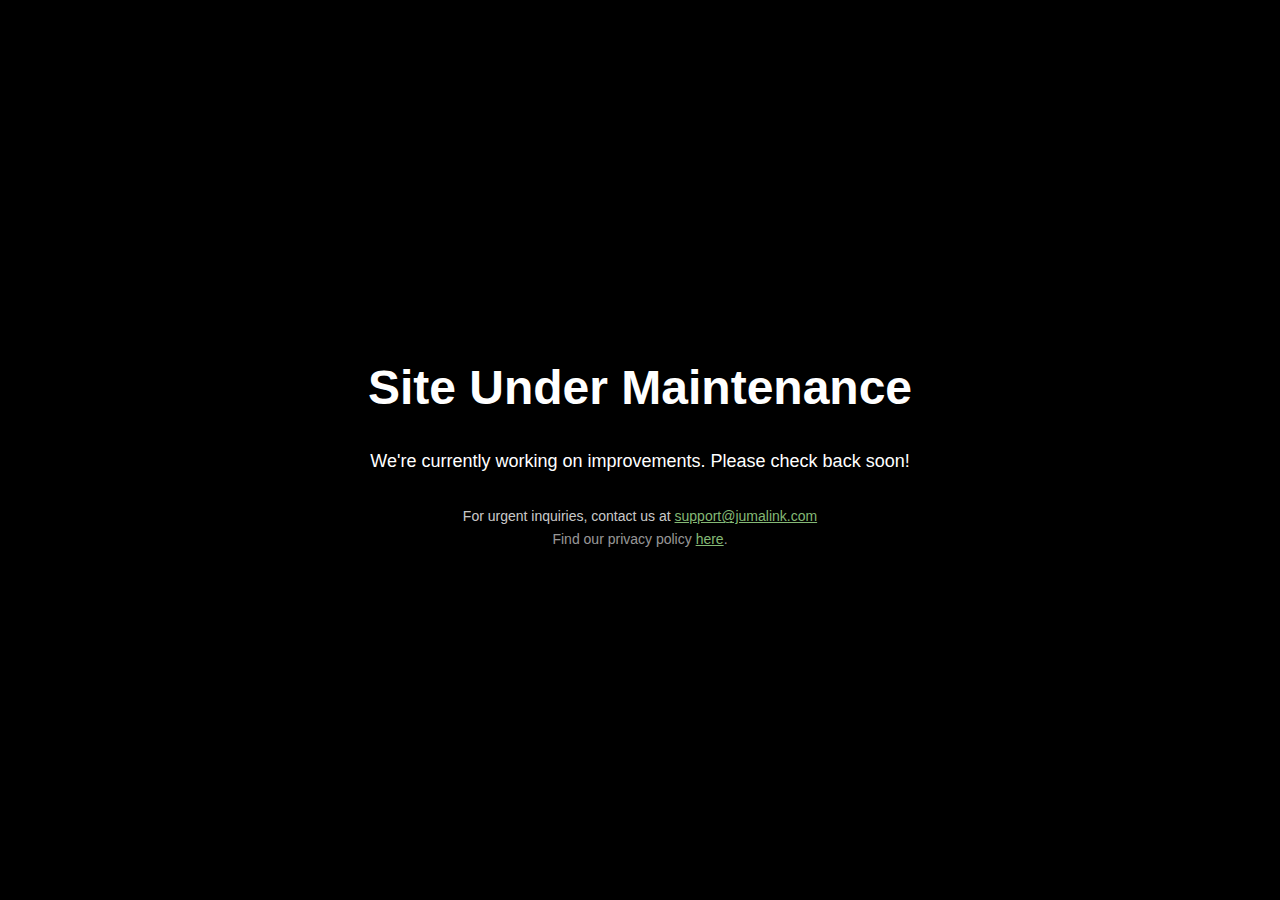
<file: index.html>
<html lang="en">
  <head>
    <meta charset="UTF-8" />
    <meta name="viewport" content="width=device-width, initial-scale=1.0, maximum-scale=1.0, user-scalable=no" />
    <title>
      JumaLink - Site Under Maintenance
    </title>
    <meta
      name="description"
      content="Connect with verified plumbers, electricians, mechanics, and skilled artisans in Ghana. JumaLink offers transparent pricing, reviews, and fast response times for all your home and business needs."
    />
    <meta
      name="keywords"
      content="artisans Ghana, skilled workers, plumbers, electricians, mechanics, home services, verified professionals, JumaLink, jumalink, Jumalink, JUMALINK, hire artisan Ghana, find plumber Ghana, electrician near me, carpenter Ghana, mason Ghana, home repair Ghana, trusted workers Ghana, artisan marketplace, skilled tradesmen Ghana, verified artisans, book artisan online, home services Ghana, artisan jobs Ghana, find work Ghana, freelance artisan, Ghana service providers"
    />
    <meta name="author" content="JumaLink" />
    <meta name="robots" content="noindex, nofollow" />
    <meta name="googlebot" content="noindex, nofollow" />
    <meta name="theme-color" content="#84b975" />
    <meta name="apple-mobile-web-app-capable" content="yes" />
    <meta name="apple-mobile-web-app-status-bar-style" content="black-translucent" />
    <meta name="apple-mobile-web-app-title" content="JumaLink" />
    <link rel="canonical" href="https://jumalink.com/" />
    
    <!-- Google tag (gtag.js) -->
    <script async src="https://www.googletagmanager.com/gtag/js?id=G-94PH46K68C"></script>
    <script>
      window.dataLayer = window.dataLayer || [];
      function gtag(){dataLayer.push(arguments);}
      gtag('js', new Date());

      gtag('config', 'G-94PH46K68C');
    </script>
    
    <!-- Microsoft Clarity -->
    <script type="text/javascript">
        (function(c,l,a,r,i,t,y){
            c[a]=c[a]||function(){(c[a].q=c[a].q||[]).push(arguments)};
            t=l.createElement(r);t.async=1;t.src="https://www.clarity.ms/tag/"+i;
            y=l.getElementsByTagName(r)[0];y.parentNode.insertBefore(t,y);
        })(window, document, "clarity", "script", "tosvjz9v3f");
    </script>
    
    <!-- Favicon code goes here -->
    <link
      rel="icon"
      type="image/png"
      sizes="32x32"
      href="./assets/Group 12.png"
    />
    
    <!-- Mailchimp CSS -->
    <link href="//cdn-images.mailchimp.com/embedcode/classic-061523.css" rel="stylesheet" type="text/css">
    
    <!-- Modern Styles Override -->
    <link rel="stylesheet" href="./assets/modern-styles.css">

    <!-- Open Graph / Facebook -->
    <meta property="og:type" content="website" />
    <meta property="og:url" content="https://jumalink.com/" />
    <meta property="og:site_name" content="JumaLink" />
    <meta
      property="og:title"
      content="JumaLink - Find Trusted Artisans in Minutes | Ghana's Premier Marketplace"
    />
    <meta
      property="og:description"
      content="Connect with verified plumbers, electricians, mechanics, and skilled artisans in Ghana. Transparent pricing, reviews, and fast response times. Book trusted professionals for your home and business needs."
    />
    <meta property="og:image" content="https://jumalink.com/assets/Group 12.png" />
    <meta property="og:image:width" content="1200" />
    <meta property="og:image:height" content="630" />
    <meta property="og:image:alt" content="JumaLink - Ghana's Premier Artisan Marketplace" />
    <meta property="og:locale" content="en_GH" />
    
    <!-- Twitter Card -->
    <meta name="twitter:card" content="summary_large_image" />
    <meta name="twitter:site" content="@jumalink" />
    <meta name="twitter:creator" content="@jumalink" />
    <meta name="twitter:title" content="JumaLink - Find Trusted Artisans in Minutes | Ghana's Premier Marketplace" />
    <meta name="twitter:description" content="Connect with verified plumbers, electricians, mechanics, and skilled artisans in Ghana. Transparent pricing, reviews, and fast response times." />
    <meta name="twitter:image" content="https://jumalink.com/assets/Group 12.png" />
    <meta name="twitter:image:alt" content="JumaLink - Ghana's Premier Artisan Marketplace" />

    <!-- Structured Data (Schema.org JSON-LD) -->
    <script type="application/ld+json">
    {
      "@context": "https://schema.org",
      "@graph": [
        {
          "@type": "Organization",
          "@id": "https://jumalink.com/#organization",
          "name": "JumaLink",
          "url": "https://jumalink.com",
          "logo": {
            "@type": "ImageObject",
            "url": "https://jumalink.com/assets/Group 12.png",
            "width": 512,
            "height": 512
          },
          "description": "Ghana's premier marketplace connecting clients with verified skilled artisans including plumbers, electricians, mechanics, carpenters, and masons.",
          "contactPoint": {
            "@type": "ContactPoint",
            "telephone": "+233-55-328-1389",
            "contactType": "Customer Service",
            "email": "support@jumalink.com",
            "areaServed": "GH",
            "availableLanguage": ["English"]
          },
          "address": {
            "@type": "PostalAddress",
            "streetAddress": "Passion Hills, East Legon",
            "addressLocality": "Accra",
            "addressRegion": "Greater Accra",
            "addressCountry": "GH"
          },
          "sameAs": [
            "https://www.facebook.com/jumalink",
            "https://www.linkedin.com/company/jumalink",
            "https://www.instagram.com/jumalink"
          ]
        },
        {
          "@type": "LocalBusiness",
          "@id": "https://jumalink.com/#localbusiness",
          "name": "JumaLink",
          "image": "https://jumalink.com/assets/Group 12.png",
          "priceRange": "GHS 200 - GHS 500",
          "telephone": "+233-55-328-1389",
          "email": "support@jumalink.com",
          "address": {
            "@type": "PostalAddress",
            "streetAddress": "Passion Hills, East Legon",
            "addressLocality": "Accra",
            "addressRegion": "Greater Accra",
            "postalCode": "",
            "addressCountry": "GH"
          },
          "geo": {
            "@type": "GeoCoordinates",
            "latitude": "5.6037",
            "longitude": "-0.1870"
          },
          "openingHoursSpecification": {
            "@type": "OpeningHoursSpecification",
            "dayOfWeek": [
              "Monday",
              "Tuesday",
              "Wednesday",
              "Thursday",
              "Friday",
              "Saturday",
              "Sunday"
            ],
            "opens": "00:00",
            "closes": "23:59"
          },
          "aggregateRating": {
            "@type": "AggregateRating",
            "ratingValue": "4.5",
            "ratingCount": "100",
            "bestRating": "5",
            "worstRating": "1"
          }
        },
        {
          "@type": "WebSite",
          "@id": "https://jumalink.com/#website",
          "url": "https://jumalink.com",
          "name": "JumaLink",
          "description": "Find trusted artisans in minutes - Ghana's premier marketplace for verified skilled workers",
          "publisher": {
            "@id": "https://jumalink.com/#organization"
          },
          "potentialAction": {
            "@type": "SearchAction",
            "target": {
              "@type": "EntryPoint",
              "urlTemplate": "https://jumalink.com/search?q={search_term_string}"
            },
            "query-input": "required name=search_term_string"
          }
        },
        {
          "@type": "Service",
          "@id": "https://jumalink.com/#service",
          "serviceType": "Artisan Marketplace",
          "provider": {
            "@id": "https://jumalink.com/#organization"
          },
          "areaServed": {
            "@type": "Country",
            "name": "Ghana"
          },
          "hasOfferCatalog": {
            "@type": "OfferCatalog",
            "name": "Artisan Services",
            "itemListElement": [
              {
                "@type": "Offer",
                "itemOffered": {
                  "@type": "Service",
                  "name": "Plumbing Services",
                  "description": "Professional plumbing services for homes and businesses"
                }
              },
              {
                "@type": "Offer",
                "itemOffered": {
                  "@type": "Service",
                  "name": "Electrical Services",
                  "description": "Certified electricians for all electrical work"
                }
              },
              {
                "@type": "Offer",
                "itemOffered": {
                  "@type": "Service",
                  "name": "Mechanic Services",
                  "description": "Skilled mechanics for vehicle repairs and maintenance"
                }
              },
              {
                "@type": "Offer",
                "itemOffered": {
                  "@type": "Service",
                  "name": "Carpentry Services",
                  "description": "Expert carpenters for custom woodwork and furniture"
                }
              },
              {
                "@type": "Offer",
                "itemOffered": {
                  "@type": "Service",
                  "name": "Masonry Services",
                  "description": "Professional masons for construction and repairs"
                }
              }
            ]
          }
        }
      ]
    }
    </script>
    
    <style>
      /* Reset and base styles */
      * {
        margin: 0;
        padding: 0;
        box-sizing: border-box;
      }

      html {
        scroll-behavior: smooth;
        font-size: 16px;
      }

      body {
        font-family: 'Inter', -apple-system, BlinkMacSystemFont, 'Segoe UI', Roboto, sans-serif;
        line-height: 1.6;
        color: #1a1a1a;
        background-color: #84b975;
        overflow-x: hidden;
        -webkit-font-smoothing: antialiased;
        -moz-osx-font-smoothing: grayscale;
      }

      img {
        max-width: 100%;
        height: auto;
      }

      /* Layout components */
      .main-container {
        width: 100%;
        min-height: 100vh;
        background-color: #84b975;
        padding: 8px;
        max-width: 1920px;
        margin: 0 auto;
      }
      
      @media (max-width: 1024px) {
        .main-container {
          padding: 6px;
        }
      }
      
      @media (max-width: 768px) {
        .main-container {
          padding: 4px;
        }
      }
      
      @media (max-width: 480px) {
        .main-container {
          padding: 4px;
        }
        
        .section {
          margin-bottom: 8px;
        }
      }

      .section {
        width: 100%;
        margin-bottom: 12px;
      }
      
      @media (max-width: 768px) {
        .section {
          margin-bottom: 8px;
        }
      }

      .container {
        width: 100%;
        max-width: 1920px;
        margin: 0 auto;
        padding: 0 16px;
      }

      /* Header */
      .header {
        background-color: rgba(251, 252, 252, 0.95);
        backdrop-filter: blur(10px);
        -webkit-backdrop-filter: blur(10px);
        border-radius: 20px;
        padding: 16px 0;
        margin: 0;
        position: sticky;
        top: 8px;
        z-index: 1000;
        transition: all 0.3s cubic-bezier(0.4, 0, 0.2, 1);
        box-shadow: 0 4px 20px rgba(0, 0, 0, 0.08);
      }

      .header-content {
        display: flex;
        justify-content: space-between;
        align-items: center;
        padding: 0 40px;
        max-width: 1400px;
        margin: 0 auto;
      }
      
      @media (max-width: 1024px) {
        .header-content {
          padding: 0 32px;
        }
      }
      
      @media (max-width: 768px) {
        .header-content {
          padding: 0 24px;
        }
      }
      
      @media (max-width: 480px) {
        .header {
          padding: 12px 0;
          border-radius: 16px;
          top: 4px;
        }
        
        .header-content {
          padding: 0 20px;
        }
        
        .logo-image {
          width: 40px;
          height: 40px;
        }
      }

      /* Scrolled state with glassmorphism */
      .header.scrolled {
        background: rgba(255, 255, 255, 0.85);
        backdrop-filter: blur(20px);
        -webkit-backdrop-filter: blur(20px);
        border: 1px solid rgba(255, 255, 255, 0.3);
        box-shadow: 0 8px 32px rgba(0, 0, 0, 0.12);
      }

      .logo-container {
        display: flex;
        align-items: center;
        padding-left: 8px;
      }

      .logo-image {
        width: 48px;
        height: 48px;
        object-fit: contain;
      }

      .nav-menu {
        display: none;
        gap: 32px;
        align-items: center;
      }

      .nav-item {
        font-size: 16px;
        font-weight: 400;
        color: #000000;
        text-decoration: none;
        transition: color 0.3s ease;
      }

      .nav-item.active {
        font-weight: 600;
        color: #166534;
      }

      .nav-item:hover {
        color: #166534;
      }

      .cta-button {
        background-color: #0e382c;
        color: #ffffff;
        padding: 12px 20px;
        border-radius: 8px;
        text-decoration: none;
        font-size: 16px;
        font-weight: 600;
        transition: all 0.3s ease;
      }

      .cta-button:hover {
        background-color: #1a4d3a;
        transform: translateY(-2px);
      }

      .hamburger {
        display: none;
        background: none;
        border: none;
        cursor: pointer;
        padding: 8px;
        flex-direction: column;
        justify-content: center;
        align-items: center;
        width: 40px;
        height: 40px;
        border-radius: 6px;
        transition: all 0.3s ease;
      }

      .hamburger-line {
        width: 24px;
        height: 2px;
        background-color: #000000;
        margin: 3px 0;
        transition: all 0.3s ease;
        border-radius: 1px;
      }

      .hamburger:hover .hamburger-line {
        background-color: #16a34a;
      }

      .hamburger.active .hamburger-line:first-child {
        transform: translateY(6px) rotate(45deg);
      }

      .hamburger.active .hamburger-line:last-child {
        transform: translateY(-3px) rotate(-45deg);
      }

      .mobile-menu {
        display: none;
        position: absolute;
        top: 100%;
        left: 0;
        right: 0;
        background-color: #fbfcfc;
        border-radius: 24px 24px 24px 24px;
        box-shadow: 0 4px 20px rgba(0, 0, 0, 0.1);
        z-index: 1000;
        overflow: hidden;
        transform: translateY(-100%);
        opacity: 0;
        transition: all 0.3s ease;
        margin-top: 5px;
      }

      .mobile-menu.active {
        display: block;
        transform: translateY(0);
        opacity: 1;
      }

      .mobile-nav {
        display: flex;
        flex-direction: column;
        padding: 20px 0;
      }

      .mobile-nav-item {
        padding: 16px 24px;
        color: #000000;
        text-decoration: none;
        font-size: 16px;
        font-weight: 500;
        transition: all 0.3s ease;
        border-left: 3px solid transparent;
      }

      .mobile-nav-item:hover,
      .mobile-nav-item.active {
        background-color: rgba(22, 163, 74, 0.1);
        border-left-color: #166534;
      }

      .mobile-cta-button {
        background-color: #0e382c;
        color: #ffffff;
        padding: 16px 24px;
        border: none;
        border-radius: 8px;
        font-size: 16px;
        font-weight: 600;
        text-decoration: none;
        text-align: center;
        margin: 16px 24px;
        transition: all 0.3s ease;
        display: block;
      }

      .mobile-cta-button:hover {
        background-color: #1a4d3a;
        transform: translateY(-2px);
      }

      /* Hero Section */
      .hero-section {
        display: grid;
        grid-template-columns: 1fr 1fr;
        gap: 0;
        max-width: 1400px;
        margin: 16px auto 0;
        border-radius: 24px;
        overflow: hidden;
        box-shadow: 0 20px 60px rgba(0, 0, 0, 0.12);
        min-height: 600px;
      }
      
      @media (max-width: 1024px) {
        .hero-section {
          margin: 16px 0 0;
          max-width: 100%;
        }
      }
      
      @media (max-width: 768px) {
        .hero-section {
          margin: 12px 0 0;
          border-radius: 20px;
        }
      }
      
      @media (max-width: 480px) {
        .hero-section {
          margin: 8px 0 0;
          border-radius: 16px;
          min-height: auto;
        }
      }

      .hero-content {
        flex: 1;
        background-color: #0e382c;
        border-radius: 24px;
        padding: 60px;
        color: #ffffff;
        display: flex;
        flex-direction: column;
        justify-content: center;
      }
      
      @media (max-width: 1024px) {
        .hero-content {
          padding: 48px 40px;
        }
      }
      
      @media (max-width: 768px) {
        .hero-content {
          padding: 40px 32px;
        }
      }

      .hero-stats {
        display: flex;
        align-items: center;
        margin-bottom: 16px;
        gap: 16px;
      }
      
      @media (max-width: 480px) {
        .hero-stats {
          gap: 12px;
          margin-bottom: 20px;
        }
        
        .avatar {
          width: 36px;
          height: 36px;
        }
        
        .stats-number {
          font-size: 14px;
        }
        
        .stats-label {
          font-size: 14px;
        }
      }

      .stats-image {
        width: 156px;
        height: 48px;
      }

      /* Small avatar strip beside stats */
      .avatars {
        display: flex;
        align-items: center;
      }

      .avatar {
        width: 44px;
        height: 44px;
        border-radius: 50%;
        object-fit: cover;
        border: 2px solid #16a34a; /* inner ring */
        box-shadow: 0 0 0 3px #1a3d2e; /* outer ring to match hero bg */
      }

      .avatar + .avatar {
        margin-left: -12px; /* overlap */
      }

      .stats-text {
        display: flex;
        flex-direction: column;
      }

      .stats-number {
        font-size: 16px;
        color: #ffffff;
      }

      .stats-label {
        font-size: 16px;
        color: #84b975;
      }

      .hero-title {
        font-size: 48px;
        font-family: 'Inter', -apple-system, sans-serif;
        font-weight: 700;
        line-height: 1.1;
        margin-bottom: 24px;
        letter-spacing: -0.02em;
      }
      
      @media (max-width: 1024px) {
        .hero-title {
          font-size: 42px;
        }
      }
      
      @media (max-width: 768px) {
        .hero-title {
          font-size: 36px;
        }
      }
      
      @media (max-width: 480px) {
        .hero-title {
          font-size: 28px;
        }
      }

      .hero-description {
        font-size: 18px;
        line-height: 1.6;
        margin-bottom: 32px;
        max-width: 90%;
        color: rgba(255, 255, 255, 0.9);
      }
      
      @media (max-width: 1024px) {
        .hero-description {
          font-size: 17px;
          max-width: 95%;
        }
      }
      
      @media (max-width: 768px) {
        .hero-description {
          font-size: 16px;
          max-width: 100%;
        }
      }
      
      @media (max-width: 480px) {
        .hero-description {
          font-size: 15px;
          margin-bottom: 24px;
        }
      }

      .hero-form {
        display: flex;
        gap: 12px;
        margin-bottom: 40px;
        flex-direction: column;
        max-width: 600px;
      }
      
      @media (max-width: 768px) {
        .hero-form {
          max-width: 100%;
          margin-bottom: 32px;
        }
      }

      .email-input {
        flex: 1;
        padding: 16px 20px;
        border: 2px solid rgba(255, 255, 255, 0.2);
        border-radius: 12px;
        background-color: rgba(255, 255, 255, 0.95);
        font-size: 16px;
        transition: all 0.3s ease;
        outline: none;
      }
      
      .email-input:focus {
        border-color: #84b975;
        box-shadow: 0 0 0 3px rgba(132, 185, 117, 0.1);
      }

      .get-started-btn {
        background-color: #84b975;
        color: #ffffff;
        padding: 16px 32px;
        border: none;
        border-radius: 12px;
        font-size: 16px;
        font-weight: 600;
        cursor: pointer;
        transition: all 0.3s cubic-bezier(0.4, 0, 0.2, 1);
        box-shadow: 0 4px 12px rgba(132, 185, 117, 0.3);
      }

      .get-started-btn:hover {
        background-color: #6fa05f;
        transform: translateY(-2px);
        box-shadow: 0 6px 20px rgba(132, 185, 117, 0.4);
      }
      
      .get-started-btn:active {
        transform: translateY(0);
      }
      
      @media (max-width: 480px) {
        .get-started-btn {
          padding: 14px 20px;
          font-size: 16px;
          min-height: 48px;
          touch-action: manipulation;
        }
        
        .email-input {
          padding: 14px 12px;
          font-size: 16px;
          min-height: 48px;
        }
        
        .newsletter input[type="email"] {
          padding: 14px 12px !important;
          font-size: 16px !important;
          min-height: 48px;
        }
        
        .button {
          padding: 14px 20px !important;
          font-size: 16px !important;
          min-height: 48px;
        }
      }

      .app-badges {
        display: flex;
        gap: 22px;
        align-items: center;
      }

      .app-badge {
        border-radius: 10px;
      }

      .app-store-badge {
        width: 192px;
        height: 64px;
      }

      .google-play-badge {
        width: 210px;
        height: 60px;
        border-radius: 6px;
      }

      .hero-image {
        width: 100%;
        height: 100%;
        object-fit: contain;
        border-radius: 24px;
        box-shadow: 0 10px 30px rgba(0, 0, 0, 0.1);
      }

      /* Opportunity Section */
      /* ==================================
   OPPORTUNITY SECTION - BENTO GRID
   ================================== */

      .opportunity-section {
        background-color: #0e382c;
        border-radius: 24px;
        padding: 80px 0;
        margin: 0;
        color: #ffffff;
        position: relative;
        overflow: hidden;
      }
      
      @media (max-width: 1024px) {
        .opportunity-section {
          padding: 60px 0;
        }
      }
      
      @media (max-width: 768px) {
        .opportunity-section {
          padding: 50px 0;
          border-radius: 20px;
        }
      }

      .opportunity-content {
        max-width: 1400px;
        margin: 0 auto;
        padding: 0 60px;
      }
      
      @media (max-width: 1024px) {
        .opportunity-content {
          padding: 0 40px;
        }
      }
      
      @media (max-width: 768px) {
        .opportunity-content {
          padding: 0 32px;
        }
      }
      
      @media (max-width: 480px) {
        .opportunity-content {
          padding: 0 20px;
        }
      }

      .opportunity-header {
        display: flex;
        justify-content: space-between;
        align-items: flex-start;
        margin-bottom: 32px;
        gap: 40px;
      }

      .opportunity-title {
        font-size: 52px;
        font-family: 'Inter', -apple-system, sans-serif;
        font-weight: 700;
        line-height: 1.1;
        color: #ffffff;
        flex: 0 0 45%;
        letter-spacing: -0.02em;
      }
      
      @media (max-width: 1024px) {
        .opportunity-title {
          font-size: 42px;
        }
      }
      
      @media (max-width: 768px) {
        .opportunity-title {
          font-size: 36px;
        }
      }

      .opportunity-description {
        font-size: 18px;
        font-family: 'Inter', -apple-system, sans-serif;
        color: rgba(255, 255, 255, 0.9);
        line-height: 1.7;
        flex: 0 0 50%;
      }
      
      @media (max-width: 768px) {
        .opportunity-description {
          font-size: 16px;
        }
      }

      /* Bento Grid Layout */
      .opportunity-cards {
        display: grid;
        grid-template-columns: 380px 1fr;
        grid-auto-rows: 1fr;
        gap: 20px; /* tighter gutters to match mock */
        height: auto; /* allow natural height to prevent overflow */
      }
      
      @media (max-width: 1024px) {
        .opportunity-cards {
          grid-template-columns: 1fr;
          gap: 24px;
        }
      }

      /* Left Card - Connect with jobs & clients */
      .opportunity-card:first-child {
        display: flex;
        flex-direction: column;
        background-color: #fdf8f3;
        border-radius: 16px;
        padding: 32px;
        color: #000000;
      }

      .card-content {
        flex: 1;
        display: flex;
        flex-direction: column;
        gap: 20px;
        margin-bottom: 20px;
      }

      .card-title {
        font-size: 28px;
        font-family: Figtree, sans-serif;
        font-weight: 600;
        line-height: 1.2;
        color: #131f18;
        margin-bottom: 12px;
      }

      .card-description {
        font-size: 16px;
        font-family: Figtree, sans-serif;
        color: #56645c;
        line-height: 1.5;
        margin-bottom: 20px;
      }

      .card-image {
        width: 100%;
        height: 220px;
        object-fit: cover;
        border-radius: 12px;
        margin-top: auto;
      }

      .action-card {
        background-color: #49afa9;
        border-radius: 14px;
        padding: 20px 24px;
        display: flex;
        justify-content: space-between;
        align-items: center;
        color: #ffffff;
        margin-top: 16px;
      }

      .action-title {
        font-size: 18px;
        font-family: Figtree, sans-serif;
        font-weight: 600;
        line-height: 1.2;
        color: #ffffff;
      }

      .action-icon {
        width: 24px;
        height: 24px;
        flex-shrink: 0;
      }

      /* Right Card - Complex layout with background image */
      .opportunity-card:last-child {
        display: grid;
        grid-template-columns: 1fr 1fr;
        grid-template-rows: 320px 1fr;
        gap: 16px;
        padding: 16px;
        border-radius: 16px;
        background: none;
        position: relative;
      }
      
      @media (max-width: 768px) {
        .opportunity-card:last-child {
          grid-template-columns: 1fr;
          grid-template-rows: 280px auto auto;
          gap: 16px;
          padding: 12px;
        }
      }

      /* Top section with hero content */
      .opportunity-card:last-child > div:first-child {
        grid-column: 1 / 3;
        padding: 32px;
        height: 100%;
        display: flex;
        flex-direction: row;
        justify-content: space-between;
        align-items: flex-end;
        position: relative;
        z-index: 1;
        border-radius: 16px;
        overflow: hidden;
      }
      
      @media (max-width: 768px) {
        .opportunity-card:last-child > div:first-child {
          grid-column: 1;
          padding: 24px;
          flex-direction: column;
          justify-content: center;
          align-items: flex-start;
          text-align: left;
          min-height: 280px;
        }
      }

      /* ensure hero copy is readable over image */
      .bento-hero::after {
        content: "";
        position: absolute;
        inset: 0;
        background: linear-gradient(
          180deg,
          rgba(25, 45, 34, 0.1) 0%,
          rgba(25, 45, 34, 0.9) 100%
        );
        z-index: -1;
      }

      /* prevent any child of opportunity from visually escaping rounded corners */
      .opportunity-section * {
        max-width: 100%;
      }

      .opportunity-card:last-child .card-title {
        color: #ffffff;
        font-size: 32px;
        margin-bottom: 12px;
      }

      .opportunity-card:last-child .card-description {
        color: rgba(255, 255, 255, 0.9);
        font-size: 16px;
      }

      /* Work with verified clients section */
      .opportunity-card:last-child > div:nth-child(2) {
        background-color: #262e29;
        border-radius: 16px;
        padding: 24px;
        grid-column: 1 / 2;
        display: flex;
        flex-direction: column;
        justify-content: space-between;
      }
      
      @media (max-width: 768px) {
        .opportunity-card:last-child > div:nth-child(2) {
          grid-column: 1;
          padding: 20px;
          min-height: auto;
        }
      }

      .opportunity-card:last-child > div:nth-child(2) h4 {
        font-size: 24px;
        font-weight: 600;
        color: #ffffff;
        margin-bottom: 12px;
        font-family: Figtree, sans-serif;
      }

      .opportunity-card:last-child > div:nth-child(2) p {
        color: rgba(255, 255, 255, 0.8);
        font-size: 14px;
        margin-bottom: 32px;
        line-height: 1.5;
      }

      /* Trusted clients section */
      .trust-section {
        margin-top: auto;
      }

      .trust-section p {
        font-size: 12px;
        font-weight: 600;
        letter-spacing: 1px;
        text-transform: uppercase;
        color: #4ede79;
        margin-bottom: 16px;
      }

      .opportunity-card:last-child > div:nth-child(2) > div > div {
        display: flex;
        gap: 8px;
        align-items: center;
      }

      .opportunity-card:last-child > div:nth-child(2) > div > div > div,
      .opportunity-card:last-child > div:nth-child(2) > div > div img {
        width: 32px;
        height: 32px;
        border-radius: 50%;
        border: 2px solid #4ede79;
      }
      
      @media (max-width: 480px) {
        .opportunity-card:last-child > div:nth-child(2) > div > div > div,
        .opportunity-card:last-child > div:nth-child(2) > div > div img {
          width: 28px;
          height: 28px;
        }
      }

      /* QR Code section */
      .opportunity-card:last-child > div:last-child {
        background-color: #4ede79;
        border-radius: 16px;
        padding: 24px;
        text-align: center;
        position: relative;
        min-height: 200px;
        display: flex;
        flex-direction: column;
        justify-content: center;
        align-items: center;
        grid-column: 2 / 3;
      }
      
      @media (max-width: 768px) {
        .opportunity-card:last-child > div:last-child {
          grid-column: 1;
          padding: 20px;
          min-height: 180px;
        }
      }

      .opportunity-card:last-child > div:last-child img:first-child {
        width: 90%;
        height: auto;
        margin-bottom: 16px;
      }

      .opportunity-card:last-child > div:last-child img:nth-child(2) {
        width: 120px;
        height: 120px;
        position: absolute;
        top: 50%;
        left: 50%;
        transform: translate(-50%, -60%);
        border-radius: 8px;
      }

      .opportunity-card:last-child > div:last-child p {
        font-size: 18px;
        font-weight: 600;
        color: #ffffff;
        margin-top: 16px;
        text-align: center;
        font-family: Figtree, sans-serif;
      }

      /* ==================================
   RESPONSIVE DESIGN
   ================================== */

      @media (max-width: 1024px) {
        .opportunity-header {
          flex-direction: column;
          gap: 20px;
        }

        .opportunity-title,
        .opportunity-description {
          flex: none;
          width: 100%;
        }

        .opportunity-title {
          font-size: 40px;
        }
        
        .opportunity-cards {
          grid-template-columns: 1fr;
          gap: 24px;
        }
      }

      @media (max-width: 768px) {
        .opportunity-cards {
          grid-template-columns: 1fr;
          height: auto;
          gap: 24px;
        }

        .opportunity-card:first-child {
          min-height: auto;
        }
        
        .opportunity-card:last-child {
          min-height: auto;
        }

        .opportunity-title {
          font-size: 32px;
        }

        .opportunity-description {
          font-size: 16px;
        }
      }

      @media (max-width: 480px) {

        .opportunity-title {
          font-size: 24px;
          line-height: 1.2;
        }
        
        .opportunity-description {
          font-size: 14px;
        }

        .card-title {
          font-size: 20px;
        }
        
        .card-description {
          font-size: 14px;
        }

        .opportunity-card:last-child > div:last-child {
          padding: 16px;
          min-height: 160px;
        }

        .opportunity-card:last-child > div:nth-child(2) {
          padding: 16px;
        }
        
        .opportunity-card:last-child > div:first-child {
          padding: 20px;
          min-height: 240px;
        }
        
        .opportunity-card:first-child {
          padding: 20px;
        }
        
        .action-title {
          font-size: 16px;
        }
        
        .opportunity-card:last-child .card-title {
          font-size: 22px;
          margin-bottom: 8px;
        }
        
        .opportunity-card:last-child .card-description {
          font-size: 14px;
        }
        
        .opportunity-card:last-child > div:nth-child(2) h4 {
          font-size: 18px;
          margin-bottom: 8px;
        }
        
        .opportunity-card:last-child > div:nth-child(2) p {
          font-size: 13px;
          margin-bottom: 20px;
        }
        
        .trust-section p {
          font-size: 11px;
          margin-bottom: 12px;
        }
        
        .opportunity-card:last-child > div:last-child p {
          font-size: 16px;
          margin-top: 12px;
        }
        
        .opportunity-card:last-child > div:last-child img:first-child {
          width: 80%;
          margin-bottom: 12px;
        }
        
        .opportunity-card:last-child > div:last-child img:nth-child(2) {
          width: 100px;
          height: 100px;
          transform: translate(-50%, -55%);
        }
      }

      /* How it Works Section */
      .how-it-works {
        background-color: #fbfcfc;
        border-radius: 24px;
        padding: 80px 60px;
        margin: 0;
        max-width: 1400px;
        margin-left: auto;
        margin-right: auto;
      }
      
      @media (max-width: 1024px) {
        .how-it-works {
          padding: 60px 40px;
        }
      }
      
      @media (max-width: 768px) {
        .how-it-works {
          padding: 50px 32px;
          border-radius: 20px;
        }
      }
      
      @media (max-width: 480px) {
        .how-it-works {
          padding: 40px 20px;
          border-radius: 16px;
        }
        
        .how-it-works-title {
          font-size: 28px;
          margin-bottom: 16px;
        }
        
        .how-it-works-description {
          font-size: 15px;
          margin-bottom: 32px;
        }
        
        .step-card {
          padding: 28px 24px;
        }
        
        .step-title {
          font-size: 22px;
        }
        
        .step-description {
          font-size: 15px;
        }
      }

      .how-it-works-title {
        font-size: 48px;
        font-family: 'Inter', -apple-system, sans-serif;
        font-weight: 700;
        text-align: center;
        margin-bottom: 24px;
        letter-spacing: -0.02em;
        color: #1a1a1a;
      }
      
      @media (max-width: 1024px) {
        .how-it-works-title {
          font-size: 42px;
        }
      }
      
      @media (max-width: 768px) {
        .how-it-works-title {
          font-size: 36px;
        }
      }

      .how-it-works-description {
        font-size: 16px;
        text-align: center;
        color: #262e29;
        margin-bottom: 64px;
        max-width: 1400px;
        margin-left: auto;
        margin-right: auto;
      }

      .steps-container {
        display: flex;
        gap: 32px;
      }

      .step-card {
        flex: 1;
        background-color: #ffffff;
        border: 2px solid #e5e7eb;
        border-radius: 16px;
        padding: 40px 32px;
        transition: all 0.3s cubic-bezier(0.4, 0, 0.2, 1);
        box-shadow: 0 2px 8px rgba(0, 0, 0, 0.04);
      }
      
      .step-card:hover {
        border-color: #84b975;
        box-shadow: 0 8px 24px rgba(0, 0, 0, 0.08);
        transform: translateY(-4px);
      }

      .step-header {
        display: flex;
        justify-content: space-between;
        align-items: flex-start;
        margin-bottom: 16px;
      }

      .step-title {
        font-size: 24px;
        font-family: 'Inter', -apple-system, sans-serif;
        font-weight: 700;
        color: #0e382c;
        letter-spacing: -0.01em;
      }

      .step-icon {
        width: 48px;
        height: 48px;
        background-color: transparent;
        border-radius: 6px;
        padding: 0;
        display: flex;
        align-items: center;
        justify-content: center;
      }

      .step-description {
        font-size: 16px;
        color: #104825;
        line-height: 1.5;
      }

      /* Artisans Section */
      .artisans-section {
        background-color: #fbfcfc;
        border-radius: 24px;
        padding: 80px 60px;
        margin: 0;
        max-width: 1400px;
        margin-left: auto;
        margin-right: auto;
      }
      
      @media (max-width: 1024px) {
        .artisans-section {
          padding: 60px 40px;
        }
      }
      
      @media (max-width: 768px) {
        .artisans-section {
          padding: 50px 32px;
          border-radius: 20px;
        }
      }
      
      @media (max-width: 480px) {
        .artisans-section {
          padding: 40px 20px;
          border-radius: 16px;
        }
        
        .artisans-title {
          font-size: 28px;
          margin-bottom: 32px;
        }
        
        .artisan-info {
          padding: 20px 16px;
        }
        
        .artisan-title {
          font-size: 22px;
        }
        
        .artisan-description {
          font-size: 15px;
        }
        
        .artisan-tags {
          gap: 8px;
        }
        
        .tag, .location-tag {
          font-size: 13px;
          padding: 6px 10px;
        }
      }

      .artisans-title {
        font-size: 48px;
        font-family: 'Inter', -apple-system, sans-serif;
        font-weight: 700;
        text-align: center;
        margin-bottom: 60px;
        letter-spacing: -0.02em;
        color: #1a1a1a;
      }
      
      @media (max-width: 1024px) {
        .artisans-title {
          font-size: 42px;
        }
      }
      
      @media (max-width: 768px) {
        .artisans-title {
          font-size: 36px;
          margin-bottom: 48px;
        }
      }

      .artisans-title .highlight {
        color: #104825;
      }

      .artisans-grid {
        display: grid;
        grid-template-columns: 1fr;
        gap: 32px;
      }

      .artisan-card {
        background-color: #ffffff;
        border: 2px solid #e5e7eb;
        border-radius: 20px;
        display: flex;
        overflow: hidden;
        transition: all 0.3s cubic-bezier(0.4, 0, 0.2, 1);
        box-shadow: 0 2px 8px rgba(0, 0, 0, 0.04);
      }
      
      .artisan-card:hover {
        border-color: #84b975;
        box-shadow: 0 12px 32px rgba(0, 0, 0, 0.1);
        transform: translateY(-4px);
      }

      .artisan-image {
        width: 322px;
        height: 322px;
        object-fit: cover;
      }

      .artisan-info {
        flex: 1;
        padding: 16px;
        display: flex;
        flex-direction: column;
        justify-content: space-between;
      }

      .artisan-company {
        font-size: 14px;
        font-weight: 600;
        color: #5c5c5d;
        margin-bottom: 14px;
      }

      .artisan-title {
        font-size: 28px;
        font-family: "Instrument Sans", sans-serif;
        font-weight: 500;
        margin-bottom: 16px;
      }

      .artisan-description {
        font-size: 16px;
        line-height: 1.5;
        margin-bottom: 16px;
      }

      .artisan-rate {
        font-size: 16px;
        font-weight: 700;
        margin-bottom: 24px;
      }

      .artisan-tags {
        display: flex;
        gap: 16px;
        align-items: center;
        flex-wrap: wrap;
      }

      .tag {
        background-color: #f4f4f5;
        color: #104825;
        padding: 2px 8px;
        border-radius: 8px;
        font-size: 14px;
        font-weight: 500;
      }

      .location-tag {
        display: flex;
        align-items: center;
        gap: 8px;
        background-color: #f4f4f5;
        color: #104825;
        padding: 2px 8px;
        border-radius: 8px;
        font-size: 14px;
        font-weight: 500;
      }

      .location-icon {
        width: 24px;
        height: 24px;
      }

      /* CTA Section */
      .cta-section {
        background-color: #0e382c;
        border-radius: 24px;
        padding: 60px;
        margin: 0;
        color: #ffffff;
        max-width: 1400px;
        margin-left: auto;
        margin-right: auto;
      }
      
      @media (max-width: 1024px) {
        .cta-section {
          padding: 50px 40px;
        }
      }
      
      @media (max-width: 768px) {
        .cta-section {
          padding: 40px 32px;
          border-radius: 20px;
        }
      }
      
      @media (max-width: 480px) {
        .cta-section {
          padding: 40px 20px;
          border-radius: 16px;
        }
        
        .cta-title {
          font-size: 28px;
          margin-bottom: 16px;
        }
        
        .cta-description {
          font-size: 15px;
          margin-bottom: 24px;
        }
        
        .contact-btn {
          padding: 16px 24px;
          font-size: 16px;
          width: 100%;
        }
      }

      .cta-content {
        display: flex;
        gap: 12px;
        align-items: center;
      }

      .cta-text {
        flex: 1;
      }

      .cta-title {
        font-size: 48px;
        font-family: 'Inter', -apple-system, sans-serif;
        font-weight: 700;
        line-height: 1.2;
        margin-bottom: 24px;
        letter-spacing: -0.02em;
      }
      
      @media (max-width: 1024px) {
        .cta-title {
          font-size: 42px;
        }
      }
      
      @media (max-width: 768px) {
        .cta-title {
          font-size: 36px;
        }
      }

      .cta-title .highlight {
        color: #84b975;
      }

      .cta-description {
        font-size: 16px;
        line-height: 1.5;
        margin-bottom: 32px;
      }

      .contact-btn {
        background-color: #84b975;
        color: #ffffff;
        padding: 16px 32px;
        border: none;
        border-radius: 12px;
        font-size: 16px;
        font-weight: 600;
        cursor: pointer;
        transition: all 0.3s cubic-bezier(0.4, 0, 0.2, 1);
        box-shadow: 0 4px 12px rgba(132, 185, 117, 0.3);
      }

      .contact-btn:hover {
        background-color: #6fa05f;
        transform: translateY(-2px);
        box-shadow: 0 6px 20px rgba(132, 185, 117, 0.4);
      }
      
      .contact-btn:active {
        transform: translateY(0);
      }

      .cta-image {
        width: 50%;
        border-radius: 24px;
      }

      /* Mailchimp Form Styles */
      #mc_embed_signup {
        background: transparent !important;
        clear: left;
        font: 14px Helvetica, Arial, sans-serif;
        width: 100% !important;
        overflow: visible !important;
      }
      
      #mc_embed_signup form {
        display: block;
        position: relative;
        text-align: left;
        padding: 0;
        margin: 0;
        overflow: visible;
      }
      
      #mc_embed_signup h2 {
        font-size: 24px;
        font-weight: 500;
        margin-bottom: 16px;
        color: #000000;
      }
      
      #mc_embed_signup .indicates-required {
        display: none;
      }
      
      #mc_embed_signup .mc-field-group {
        padding-bottom: 0;
        margin: 0;
      }
      
      #mc_embed_signup .mc-field-group label {
        display: none;
      }
      
      #mc_embed_signup input[type="email"] {
        flex: 1;
        padding: 12px;
        border: 2px solid #0e382c;
        border-radius: 12px;
        font-size: 16px;
        width: 100%;
        margin: 0;
        background-color: #ffffff;
        transition: border-color 0.3s ease;
      }
      
      #mc_embed_signup input[type="email"]:focus {
        border-color: #84b975;
        outline: none;
        box-shadow: 0 0 0 3px rgba(132, 185, 117, 0.1);
      }
      
      #mc_embed_signup .button {
        background-color: #0e382c;
        color: #ffffff;
        padding: 12px 20px;
        border: none;
        border-radius: 8px;
        font-size: 16px;
        font-weight: 600;
        cursor: pointer;
        transition: all 0.3s ease;
        margin: 0;
        width: 100%;
        display: block;
        text-align: center;
        position: relative;
        z-index: 1;
      }
      
      #mc_embed_signup .button:hover {
        background-color: #1a4d3a;
      }
      
      #mc_embed_signup .clear {
        display: flex;
        gap: 16px;
        margin-bottom: 42px;
      }
      
      #mc_embed_signup .optionalParent {
        margin: 0;
        width: 100%;
      }
      
      #mc_embed_signup .optionalParent .clear {
        margin-bottom: 32px;
        width: 100%;
        display: block;
      }
      
      #mc_embed_signup .refferal_badge {
        display: none !important;
      }
      
      #mc_embed_signup p {
        display: none !important;
      }
      
      #mc-responses {
        clear: both;
        color: #e74c3c;
        font-size: 14px;
        margin: 10px 0;
      }
      
      #mc-responses .response {
        margin: 5px 0;
        padding: 10px;
        border-radius: 4px;
      }
      
      #mce-success-response {
        color: #27ae60;
        background-color: rgba(39, 174, 96, 0.1);
        border: 1px solid #27ae60;
      }
      
      #mce-error-response {
        color: #e74c3c;
        background-color: rgba(231, 76, 60, 0.1);
        border: 1px solid #e74c3c;
      }

      /* Footer */
      .footer {
        background-color: #fbfcfc;
        border-radius: 24px;
        padding: 60px 0 40px;
        margin: 0;
      }
      
      @media (max-width: 1024px) {
        .footer {
          padding: 50px 0 40px;
        }
      }
      
      @media (max-width: 768px) {
        .footer {
          padding: 40px 0 32px;
          border-radius: 20px;
        }
      }
      
      @media (max-width: 480px) {
        .footer {
          border-radius: 16px;
          padding: 40px 0 24px;
        }
        
        .footer-title {
          font-size: 28px !important;
          line-height: 1.2;
        }
        
        .newsletter h2 {
          font-size: 20px;
        }
        
        .footer-links {
          padding: 0 20px;
          gap: 24px;
        }
        
        .footer-content {
          padding: 0 20px;
          margin-bottom: 60px;
        }
        
        .contact-item {
          gap: 12px;
        }
        
        .contact-item span, .contact-item div {
          font-size: 15px;
        }
        
      }
      .footer-content {
        display: flex;
        justify-content: space-between;
        align-items: flex-start;
        padding: 0 60px;
        margin-bottom: 80px;
        max-width: 1400px;
        margin-left: auto;
        margin-right: auto;
      }
      
      @media (max-width: 1024px) {
        .footer-content {
          padding: 0 40px;
          margin-bottom: 60px;
        }
      }
      
      @media (max-width: 768px) {
        .footer-content {
          padding: 0 32px;
        }
      }

      .footer-title {
        font-size: 42px;
        font-family: 'Inter', -apple-system, sans-serif;
        font-weight: 700;
        width: 42%;
        letter-spacing: -0.02em;
        color: #1a1a1a;
        line-height: 1.2;
      }
      
      @media (max-width: 1024px) {
        .footer-title {
          font-size: 36px;
        }
      }
      
      @media (max-width: 768px) {
        .footer-title {
          font-size: 32px;
        }
      }

      .footer-title .highlight {
        color: #104825;
      }

      .newsletter {
        width: 36%;
        overflow: visible;
      }

      .newsletter-title {
        font-size: 24px;
        font-weight: 500;
        margin-bottom: 16px;
      }

      .newsletter-form {
        display: flex;
        gap: 16px;
        margin-bottom: 42px;
      }

      .newsletter-input {
        flex: 1;
        padding: 12px;
        border: 1px solid #000000;
        border-radius: 12px;
        font-size: 16px;
      }

      .subscribe-btn {
        background-color: #0e382c;
        color: #ffffff;
        padding: 12px 200px;
        border: none;
        border-radius: 8px;
        font-size: 16px;
        font-weight: 600;
        cursor: pointer;
      }

      .social-links {
        display: flex;
        gap: 12px;
        margin-top: 0;
      }

      .social-icon {
        width: 24px;
        height: 24px;
      }

      .footer-links {
        display: flex;
        gap: 48px;
        padding: 0 60px;
        max-width: 1400px;
        margin: 0 auto;
      }
      
      @media (max-width: 1024px) {
        .footer-links {
          padding: 0 40px;
          gap: 40px;
        }
      }
      
      @media (max-width: 768px) {
        .footer-links {
          padding: 0 32px;
          gap: 32px;
        }
      }

      .footer-column {
        flex: 1;
      }

      .footer-column-title {
        font-size: 16px;
        font-weight: 600;
        color: #104825;
        margin-bottom: 8px;
      }

      .footer-link {
        display: block;
        font-size: 14px;
        font-weight: 500;
        color: #000000;
        text-decoration: none;
        padding: 8px 0;
        transition: color 0.3s ease;
      }

      .footer-link:hover {
        color: #104825;
      }

      .contact-info {
        display: flex;
        flex-direction: column;
        gap: 6px;
      }

      .contact-item {
        display: flex;
        align-items: center;
        gap: 16px;
      }

      .contact-icon {
        width: 24px;
        height: 24px;
      }

      .large-logo {
        font-size: 200px;
        font-family: Figtree, sans-serif;
        font-weight: 700;
        background: linear-gradient(90deg, #428a4e 0%, #112414 100%);
        -webkit-background-clip: text;
        -webkit-text-fill-color: transparent;
        background-clip: text;
        text-align: center;
        margin: 40px auto;
        line-height: 1;
        white-space: nowrap;
        max-width: 100%;
        padding: 0 20px;
        display: block;
      }
      
      @media (max-width: 1400px) {
        .large-logo {
          font-size: 160px;
        }
      }
      
      @media (max-width: 1200px) {
        .large-logo {
          font-size: 130px;
        }
      }
      
      @media (max-width: 1000px) {
        .large-logo {
          font-size: 110px;
        }
      }
      
      @media (max-width: 800px) {
        .large-logo {
          font-size: 90px;
        }
      }
      
      @media (max-width: 650px) {
        .large-logo {
          font-size: 70px;
        }
      }
      
      @media (max-width: 500px) {
        .large-logo {
          font-size: 56px;
        }
      }
      
      @media (max-width: 400px) {
        .large-logo {
          font-size: 46px;
        }
      }
      
      @media (max-width: 340px) {
        .large-logo {
          font-size: 38px;
        }
      }

      /* Interactive states */
      .artisan-card:hover {
        border: 2px solid transparent;
        transform: translateY(-4px);
        box-shadow: 0 8px 25px rgba(0, 0, 0, 0.1);
        transition: all 0.3s ease;
      }

      .step-card:hover {
        transform: translateY(-2px);
        box-shadow: 0 4px 15px rgba(0, 0, 0, 0.1);
        transition: all 0.3s ease;
      }

      /* Responsive media queries */
      @media (min-width: 640px) {
        .container {
          padding: 0 24px;
        }

        .hero-form {
          flex-direction: row;
        }
        
        #mc_embed_signup_hero form {
          flex-direction: row !important;
        }

        .hero-title {
          font-size: 42px;
        }

        .opportunity-title {
          font-size: 42px;
        }

        .how-it-works-title {
          font-size: 42px;
        }

        .artisans-title {
          font-size: 42px;
        }

        .cta-title {
          font-size: 42px;
        }

        .footer-title {
          font-size: 42px;
        }
      }

      @media (min-width: 768px) {
        .container {
          padding: 0 32px;
        }

        .hero-title {
          font-size: 50px;
        }

        .opportunity-title {
          font-size: 48px;
        }

        .how-it-works-title {
          font-size: 45px;
        }

        .artisans-title {
          font-size: 45px;
        }

        .cta-title {
          font-size: 45px;
        }

        .footer-title {
          font-size: 45px;
        }

        .artisans-grid {
          grid-template-columns: 1fr;
          gap: 40px;
        }
      }

      @media (min-width: 1024px) {
        .hamburger {
          display: none;
        }

        .nav-menu {
          display: flex;
        }

        .hero-section {
          flex-direction: row;
        }

        .hero-title {
          font-size: 60px;
        }

        .opportunity-title {
          font-size: 55px;
        }

        .how-it-works-title {
          font-size: 50px;
        }

        .artisans-title {
          font-size: 50px;
        }

        .cta-title {
          font-size: 50px;
        }

        .footer-title {
          font-size: 50px;
        }

        .opportunity-cards {
          flex-direction: row;
        }

        .steps-container {
          flex-direction: row;
        }

        .artisans-grid {
          grid-template-columns: 1fr;
          gap: 48px;
        }
      }

      @media (min-width: 1280px) {
        .container {
          padding: 0 56px;
        }
      }

      @media (max-width: 1023px) {
        .hamburger {
          display: flex;
        }

        .nav-menu,
        .cta-button {
          display: none;
        }

        .hero-section {
          display: flex;
          flex-direction: column;
          gap: 0;
        }

        .hero-content {
          order: 1;
          padding: 40px 24px;
        }

        .hero-image {
          margin-top: 5px;
          order: 2;
          width: 100%;
          height: 100%;
          object-fit: cover;
          border-radius: 24px;
        }

        .opportunity-header {
          flex-direction: column;
          align-items: flex-start;
          gap: 20px;
        }

        .opportunity-title,
        .opportunity-description {
          width: 100%;
        }

        .opportunity-cards {
          flex-direction: column;
        }

        .steps-container {
          flex-direction: column;
        }

        .cta-content {
          flex-direction: column;
        }

        .cta-image {
          width: 100%;
        }

        .footer-content {
          flex-direction: column;
          gap: 40px;
          margin-bottom: 80px;
        }

        .footer-title,
        .newsletter {
          width: 100%;
        }

        .footer-links {
          flex-direction: column;
          gap: 24px;
        }
      }

      @media (max-width: 767px) {
        .header-content {
          padding: 0 24px;
        }

        .hero-content {
          padding: 32px 20px;
        }

        .hero-title {
          font-size: 28px;
          margin-bottom: 20px;
        }

        .hero-description {
          font-size: 14px;
          margin-bottom: 20px;
        }

        .hero-form {
          flex-direction: column;
          gap: 12px;
        }
        
        #mc_embed_signup_hero form {
          flex-direction: column !important;
          gap: 12px;
        }

        .app-badges {
          flex-direction: column;
          gap: 12px;
          align-items: center;
        }
        
        .app-store-badge {
          width: 160px;
          height: 52px;
        }
        
        .google-play-badge {
          width: 175px;
          height: 50px;
        }

        .footer {
          padding: 40px 0;
        }

        .footer-content,
        .footer-links {
          padding: 0 24px;
        }

        .artisan-card {
          flex-direction: column;
        }

        .artisan-image {
          width: 100%;
          height: 250px;
        }

        .large-logo {
          font-size: 60px;
        }
      }
    </style>
    <script
      type="module"
      src="https://static.rocket.new/rocket-web.js?_cfg=https%3A%2F%2Fmichaels4409back.builtwithrocket.new&_be=https%3A%2F%2Fapplication.rocket.new&_v=0.1.8"
    ></script>
  </head>
  <body>
    <div style="display: flex; align-items: center; justify-content: center; min-height: 100vh; background-color: #000000; font-family: Arial, sans-serif;">
      <div style="text-align: center; color: white;">
        <h1 style="font-size: 48px; margin-bottom: 20px;">Site Under Maintenance</h1>
        <p style="font-size: 18px; margin-bottom: 30px;">We're currently working on improvements. Please check back soon!</p>
        <p style="font-size: 14px; color: rgba(255,255,255,0.8);">For urgent inquiries, contact us at <a href="mailto:support@jumalink.com" style="color: #84b975;">support@jumalink.com</a></p>
        <!-- Refer to the privacy policy at https://jumalink.com/privacy -->
        <p style="font-size: 14px; color: rgba(255,255,255,0.6);">Find our privacy policy <a href="https://jumalink.com/privacy" style="color: #84b975;">here</a>.</p>
      </div>
    </div>
  </body>
</html>
</file>
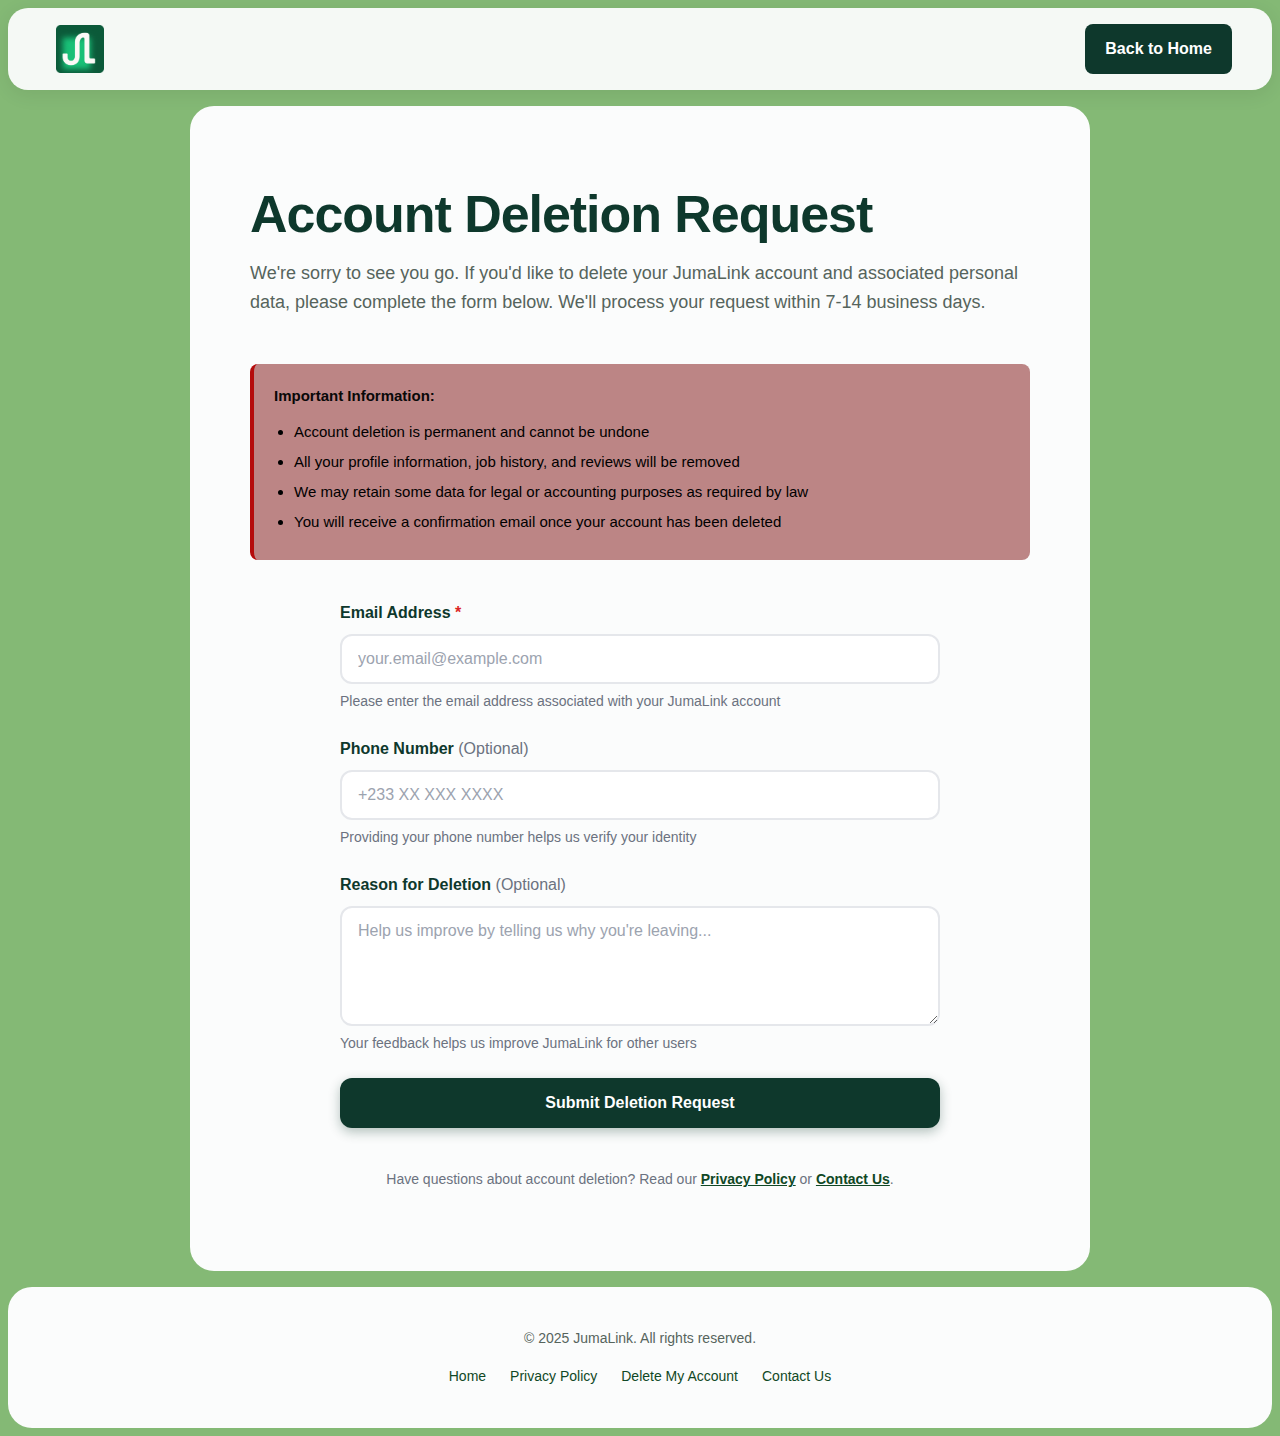
<file: delete-me/index.html>
<html lang="en">
  <head>
    <meta charset="UTF-8" />
    <meta name="viewport" content="width=device-width, initial-scale=1.0, maximum-scale=1.0, user-scalable=no" />
    <title>Account Deletion Request - JumaLink</title>
    <meta name="description" content="Request to delete your JumaLink account and personal data." />
    <meta name="author" content="JumaLink" />
    <meta name="robots" content="noindex, nofollow" />
    <meta name="theme-color" content="#84b975" />
    <link rel="canonical" href="https://jumalink.com/delete-me" />
    
    <!-- Favicon -->
    <link rel="icon" type="image/png" sizes="32x32" href="../assets/Group 12.png" />
    
    <style>
      /* Reset and base styles */
      * {
        margin: 0;
        padding: 0;
        box-sizing: border-box;
      }

      html {
        scroll-behavior: smooth;
        font-size: 16px;
      }

      body {
        font-family: 'Inter', -apple-system, BlinkMacSystemFont, 'Segoe UI', Roboto, sans-serif;
        line-height: 1.6;
        color: #1a1a1a;
        background-color: #84b975;
        overflow-x: hidden;
        -webkit-font-smoothing: antialiased;
        -moz-osx-font-smoothing: grayscale;
      }

      .main-container {
        width: 100%;
        min-height: 100vh;
        background-color: #84b975;
        padding: 8px;
        max-width: 1920px;
        margin: 0 auto;
      }

      /* Header */
      .header {
        background-color: rgba(251, 252, 252, 0.95);
        backdrop-filter: blur(10px);
        -webkit-backdrop-filter: blur(10px);
        border-radius: 20px;
        padding: 16px 0;
        margin: 0;
        position: sticky;
        top: 8px;
        z-index: 1000;
        transition: all 0.3s cubic-bezier(0.4, 0, 0.2, 1);
        box-shadow: 0 4px 20px rgba(0, 0, 0, 0.08);
      }

      .header-content {
        display: flex;
        justify-content: space-between;
        align-items: center;
        padding: 0 40px;
        max-width: 1400px;
        margin: 0 auto;
      }

      .logo-container {
        display: flex;
        align-items: center;
        padding-left: 8px;
        text-decoration: none;
      }

      .logo-image {
        width: 48px;
        height: 48px;
        object-fit: contain;
      }

      .cta-button {
        background-color: #0e382c;
        color: #ffffff;
        padding: 12px 20px;
        border-radius: 8px;
        text-decoration: none;
        font-size: 16px;
        font-weight: 600;
        transition: all 0.3s ease;
      }

      .cta-button:hover {
        background-color: #1a4d3a;
        transform: translateY(-2px);
      }

      /* Content Section */
      .content-section {
        background-color: #fbfcfc;
        border-radius: 24px;
        padding: 80px 60px;
        margin: 16px 0;
        max-width: 900px;
        margin-left: auto;
        margin-right: auto;
      }

      .page-title {
        font-size: 52px;
        font-family: 'Inter', -apple-system, sans-serif;
        font-weight: 700;
        line-height: 1.1;
        color: #0e382c;
        margin-bottom: 16px;
        letter-spacing: -0.02em;
      }

      .page-subtitle {
        font-size: 18px;
        color: #56645c;
        margin-bottom: 48px;
        line-height: 1.6;
      }

      .info-box {
        background-color: #bc8585;
        border-left: 4px solid #b50c0c;
        padding: 20px;
        margin-bottom: 40px;
        border-radius: 8px;
      }

      .info-box p {
        font-size: 15px;
        color: #080808;
        margin-bottom: 8px;
      }

      .info-box ul {
        margin-left: 20px;
        margin-top: 12px;
      }

      .info-box li {
        font-size: 15px;
        color: #000000;
        margin-bottom: 6px;
      }

      /* Form Styles */
      .form-wrapper {
        max-width: 600px;
        margin: 0 auto;
      }

      .form-group {
        margin-bottom: 24px;
      }

      .form-label {
        display: block;
        font-size: 16px;
        font-weight: 600;
        color: #0e382c;
        margin-bottom: 8px;
      }

      .form-label .required {
        color: #dc2626;
      }

      .form-input {
        width: 100%;
        padding: 14px 16px;
        border: 2px solid #e5e7eb;
        border-radius: 12px;
        font-size: 16px;
        font-family: 'Inter', -apple-system, sans-serif;
        transition: all 0.3s ease;
        background-color: #ffffff;
      }

      .form-input:focus {
        outline: none;
        border-color: #84b975;
        box-shadow: 0 0 0 3px rgba(132, 185, 117, 0.1);
      }

      .form-input::placeholder {
        color: #9ca3af;
      }

      .form-textarea {
        min-height: 120px;
        resize: vertical;
      }

      .form-help {
        font-size: 14px;
        color: #6b7280;
        margin-top: 6px;
      }

      .submit-btn {
        background-color: #0e382c;
        color: #ffffff;
        padding: 16px 32px;
        border: none;
        border-radius: 12px;
        font-size: 16px;
        font-weight: 600;
        cursor: pointer;
        transition: all 0.3s cubic-bezier(0.4, 0, 0.2, 1);
        box-shadow: 0 4px 12px rgba(14, 56, 44, 0.3);
        width: 100%;
      }

      .submit-btn:hover {
        background-color: #1a4d3a;
        transform: translateY(-2px);
        box-shadow: 0 6px 20px rgba(14, 56, 44, 0.4);
      }

      .submit-btn:active {
        transform: translateY(0);
      }

      .submit-btn:disabled {
        background-color: #9ca3af;
        cursor: not-allowed;
        transform: none;
      }

      /* Success/Error Messages */
      .message {
        padding: 16px 20px;
        border-radius: 12px;
        margin-bottom: 24px;
        font-size: 15px;
        display: none;
      }

      .message.success {
        background-color: #d1fae5;
        color: #065f46;
        border: 1px solid #10b981;
      }

      .message.error {
        background-color: #fee2e2;
        color: #991b1b;
        border: 1px solid #ef4444;
      }

      .message.show {
        display: block;
      }

      /* Footer */
      .footer {
        background-color: #fbfcfc;
        border-radius: 24px;
        padding: 40px 60px;
        margin: 12px 0 0;
        text-align: center;
      }

      .footer-text {
        font-size: 14px;
        color: #56645c;
        margin-bottom: 16px;
      }

      .footer-links {
        display: flex;
        gap: 24px;
        justify-content: center;
        flex-wrap: wrap;
      }

      .footer-link {
        font-size: 14px;
        font-weight: 500;
        color: #104825;
        text-decoration: none;
        transition: color 0.3s ease;
      }

      .footer-link:hover {
        color: #0e382c;
      }

      /* Responsive */
      @media (max-width: 1024px) {
        .header-content {
          padding: 0 32px;
        }

        .content-section {
          padding: 60px 40px;
        }

        .page-title {
          font-size: 42px;
        }
      }

      @media (max-width: 768px) {
        .main-container {
          padding: 6px;
        }

        .header-content {
          padding: 0 24px;
        }

        .content-section {
          padding: 50px 32px;
          border-radius: 20px;
        }

        .page-title {
          font-size: 36px;
        }

        .footer {
          padding: 32px 24px;
          border-radius: 20px;
        }
      }

      @media (max-width: 480px) {
        .main-container {
          padding: 4px;
        }

        .header {
          padding: 12px 0;
          border-radius: 16px;
          top: 4px;
        }

        .header-content {
          padding: 0 20px;
        }

        .logo-image {
          width: 40px;
          height: 40px;
        }

        .cta-button {
          font-size: 14px;
          padding: 10px 16px;
        }

        .content-section {
          padding: 40px 20px;
          border-radius: 16px;
          margin: 8px 0;
        }

        .page-title {
          font-size: 28px;
        }

        .page-subtitle {
          font-size: 16px;
          margin-bottom: 32px;
        }

        .form-input {
          padding: 12px 14px;
          font-size: 16px; /* Prevent zoom on iOS */
        }

        .submit-btn {
          padding: 14px 24px;
        }

        .footer {
          padding: 24px 20px;
          border-radius: 16px;
        }

        .footer-links {
          flex-direction: column;
          gap: 12px;
        }
      }
    </style>
  </head>
  <body>
    <div class="main-container">
      <!-- Header -->
      <header class="header" role="banner">
        <div class="header-content">
          <a href="../index.html" class="logo-container">
            <img src="../assets/Group 12.png" alt="JumaLink Logo" class="logo-image" />
          </a>
          <a href="../index.html" class="cta-button">Back to Home</a>
        </div>
      </header>

      <!-- Content Section -->
      <section class="content-section">
        <h1 class="page-title">Account Deletion Request</h1>
        <p class="page-subtitle">
          We're sorry to see you go. If you'd like to delete your JumaLink account and associated 
          personal data, please complete the form below. We'll process your request within 7-14 business days.
        </p>

        <div class="info-box">
          <p><strong>Important Information:</strong></p>
          <ul>
            <li>Account deletion is permanent and cannot be undone</li>
            <li>All your profile information, job history, and reviews will be removed</li>
            <li>We may retain some data for legal or accounting purposes as required by law</li>
            <li>You will receive a confirmation email once your account has been deleted</li>
          </ul>
        </div>

        <div id="responseMessage" class="message"></div>

        <form id="deletionForm" class="form-wrapper">
          <div class="form-group">
            <label for="email" class="form-label">
              Email Address <span class="required">*</span>
            </label>
            <input 
              type="email" 
              id="email" 
              name="email" 
              class="form-input" 
              placeholder="your.email@example.com"
              required
            />
            <p class="form-help">Please enter the email address associated with your JumaLink account</p>
          </div>

          <div class="form-group">
            <label for="phone" class="form-label">
              Phone Number <span style="color: #6b7280; font-weight: 400;">(Optional)</span>
            </label>
            <input 
              type="tel" 
              id="phone" 
              name="phone" 
              class="form-input" 
              placeholder="+233 XX XXX XXXX"
            />
            <p class="form-help">Providing your phone number helps us verify your identity</p>
          </div>

          <div class="form-group">
            <label for="reason" class="form-label">
              Reason for Deletion <span style="color: #6b7280; font-weight: 400;">(Optional)</span>
            </label>
            <textarea 
              id="reason" 
              name="reason" 
              class="form-input form-textarea" 
              placeholder="Help us improve by telling us why you're leaving..."
            ></textarea>
            <p class="form-help">Your feedback helps us improve JumaLink for other users</p>
          </div>

          <button type="submit" class="submit-btn">Submit Deletion Request</button>
        </form>

        <p style="margin-top: 40px; font-size: 14px; color: #6b7280; text-align: center;">
          Have questions about account deletion? Read our 
          <a href="../privacy/" style="color: #104825; font-weight: 600;">Privacy Policy</a> 
          or <a href="../#contact" style="color: #104825; font-weight: 600;">Contact Us</a>.
        </p>
      </section>

      <!-- Footer -->
      <footer class="footer">
        <p class="footer-text">© 2025 JumaLink. All rights reserved.</p>
        <div class="footer-links">
          <a href="../" class="footer-link">Home</a>
          <a href="../privacy/" class="footer-link">Privacy Policy</a>
          <a href="../delete-me/" class="footer-link">Delete My Account</a>
          <a href="../#contact" class="footer-link">Contact Us</a>
        </div>
      </footer>
    </div>

    <script>
      document.getElementById('deletionForm').addEventListener('submit', async function(e) {
        e.preventDefault();
        
        const submitBtn = e.target.querySelector('.submit-btn');
        const messageDiv = document.getElementById('responseMessage');
        const formData = {
          email: document.getElementById('email').value,
          phone: document.getElementById('phone').value || '',
          reason: document.getElementById('reason').value || ''
        };

        // Disable submit button
        submitBtn.disabled = true;
        submitBtn.textContent = 'Submitting...';
        
        // Hide any previous messages
        messageDiv.classList.remove('show', 'success', 'error');

        try {
          // TODO: Replace with actual API endpoint
          // For now, we'll simulate a successful submission
          await new Promise(resolve => setTimeout(resolve, 1500));

          // Show success message
          messageDiv.textContent = '✓ Your account deletion request has been submitted successfully. You will receive a confirmation email within 7-14 business days.';
          messageDiv.classList.add('show', 'success');
          
          // Reset form
          e.target.reset();
          
          // Scroll to message
          messageDiv.scrollIntoView({ behavior: 'smooth', block: 'center' });

        } catch (error) {
          // Show error message
          messageDiv.textContent = '✗ There was an error submitting your request. Please try again or contact support at support@jumalink.com';
          messageDiv.classList.add('show', 'error');
          messageDiv.scrollIntoView({ behavior: 'smooth', block: 'center' });
        } finally {
          // Re-enable submit button
          submitBtn.disabled = false;
          submitBtn.textContent = 'Submit Deletion Request';
        }
      });
    </script>
  </body>
</html>
</file>
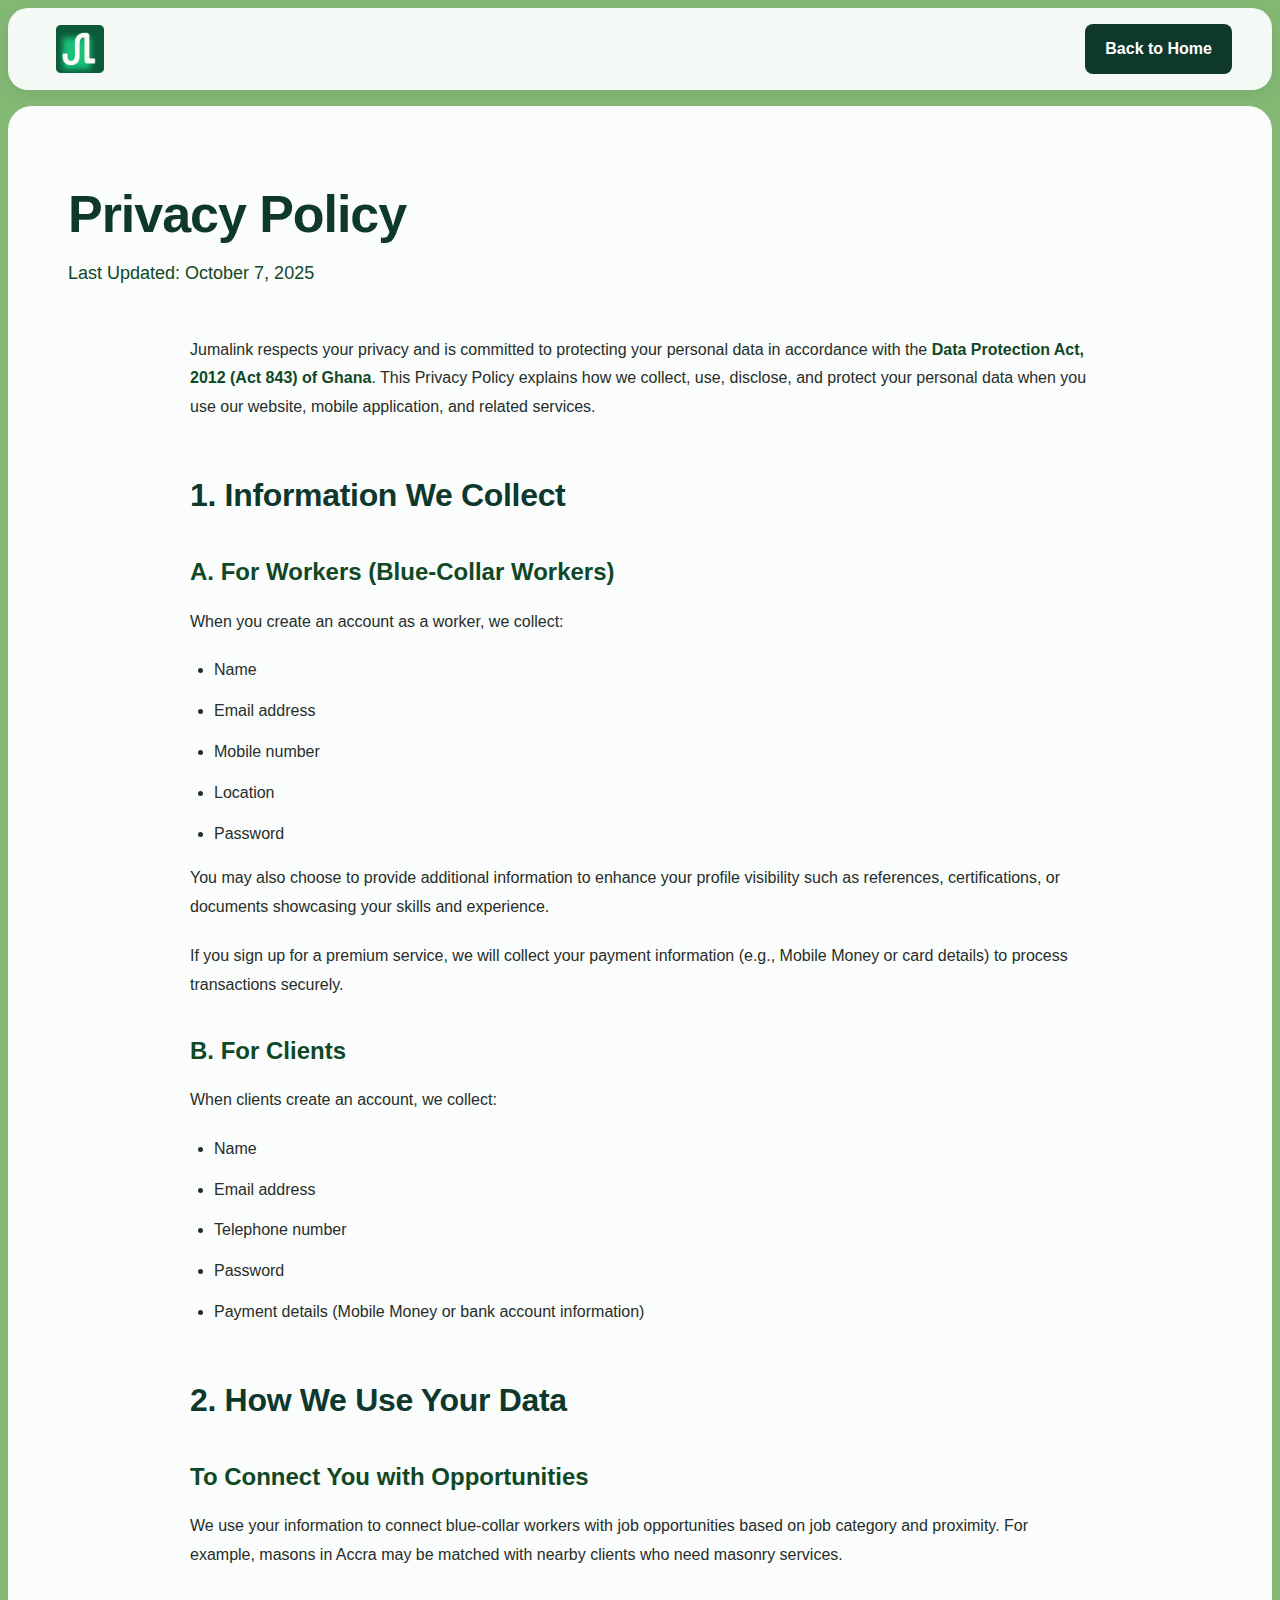
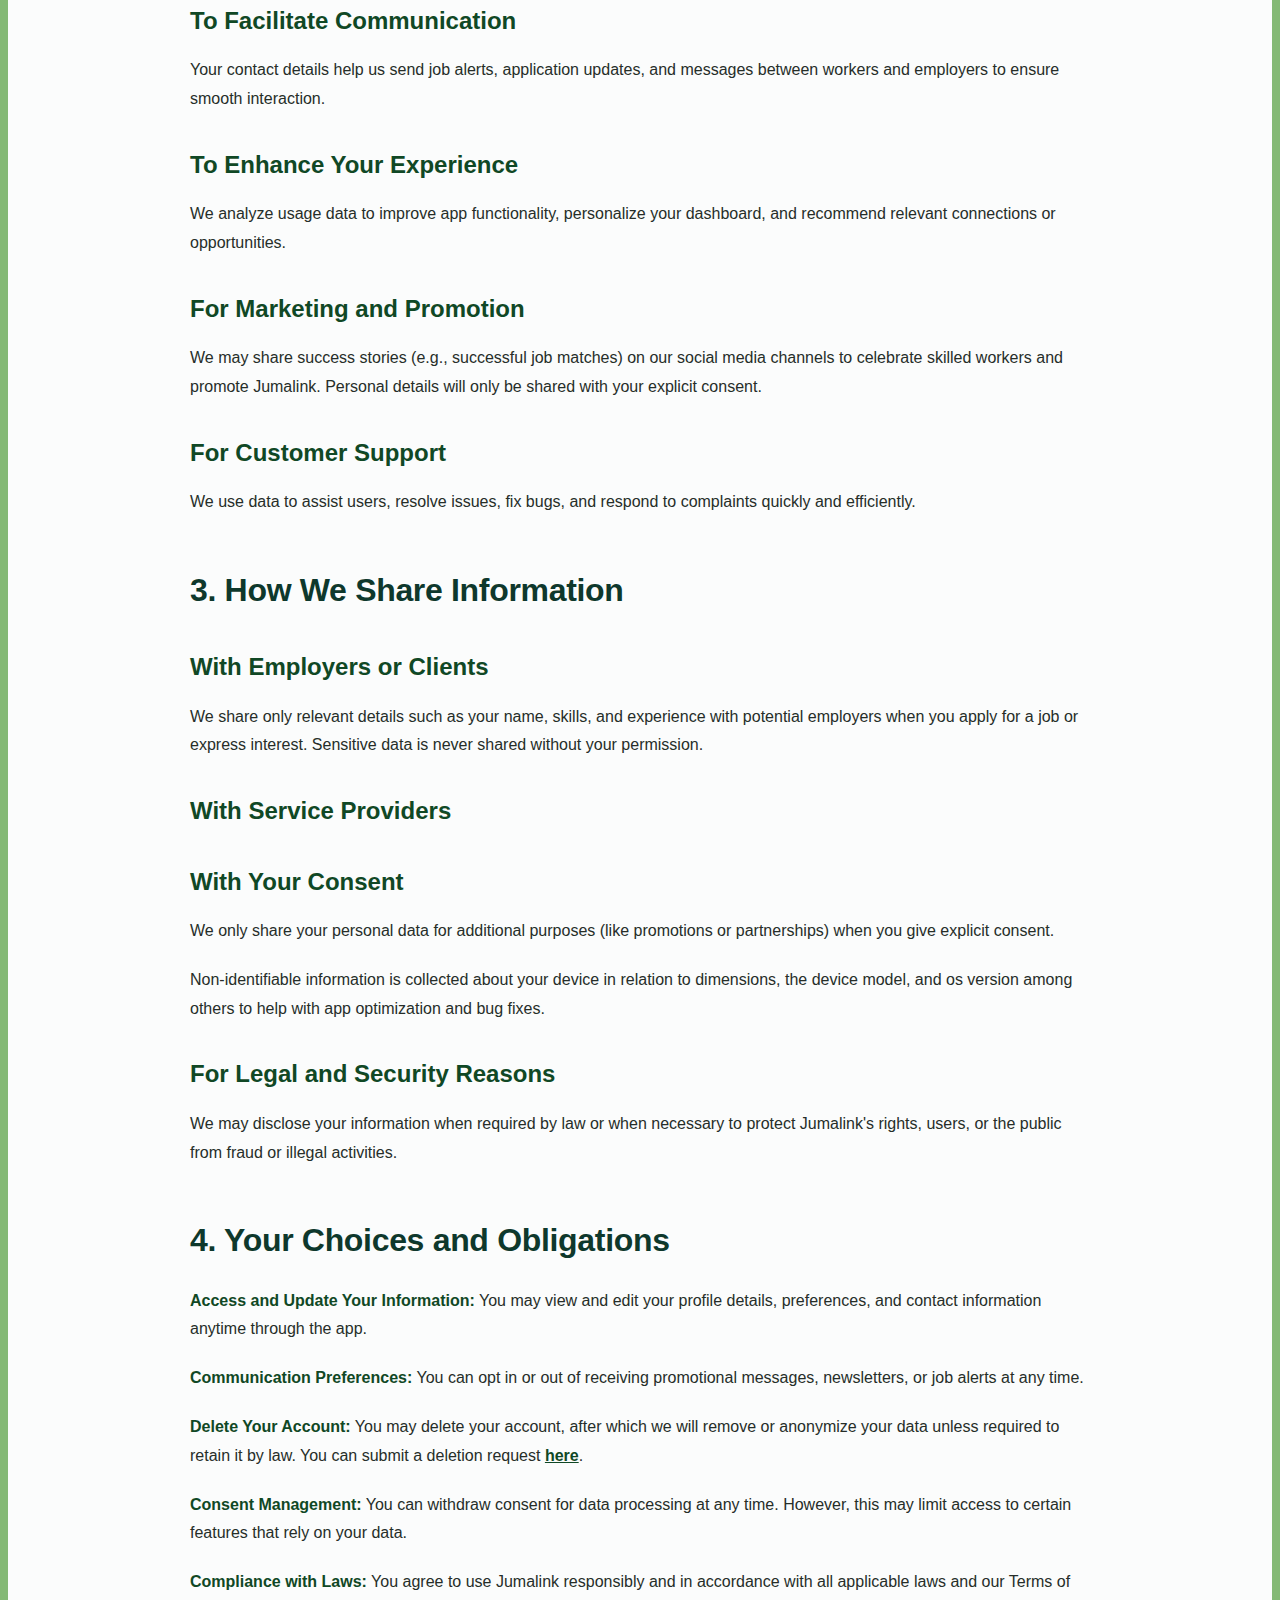
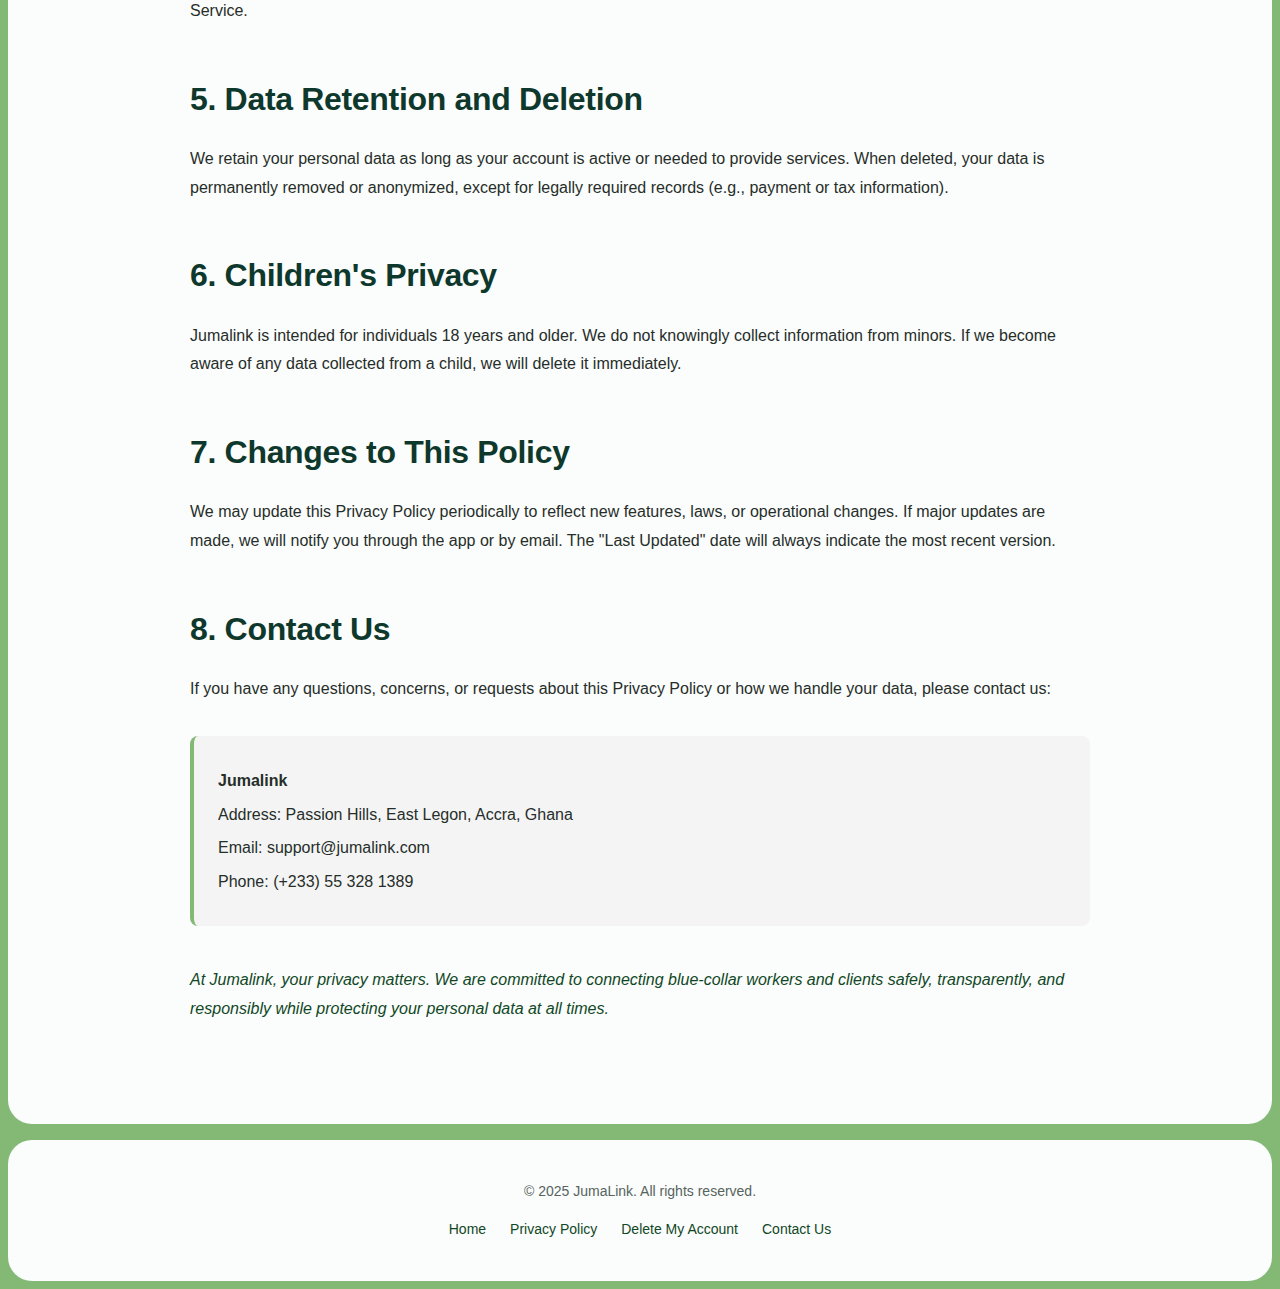
<file: privacy/index.html>
<html lang="en">
  <head>
    <meta charset="UTF-8" />
    <meta name="viewport" content="width=device-width, initial-scale=1.0, maximum-scale=1.0, user-scalable=no" />
    <title>Privacy Policy - JumaLink</title>
    <meta name="description" content="JumaLink Privacy Policy - Learn how we collect, use, and protect your personal data in accordance with Ghana's Data Protection Act, 2012 (Act 843)." />
    <meta name="author" content="JumaLink" />
    <meta name="robots" content="index, follow" />
    <meta name="theme-color" content="#84b975" />
    <link rel="canonical" href="https://jumalink.com/privacy" />
    
    <!-- Google tag (gtag.js) -->
    <script async src="https://www.googletagmanager.com/gtag/js?id=G-94PH46K68C"></script>
    <script>
      window.dataLayer = window.dataLayer || [];
      function gtag(){dataLayer.push(arguments);}
      gtag('js', new Date());

      gtag('config', 'G-94PH46K68C');
    </script>
    
    <!-- Microsoft Clarity -->
    <script type="text/javascript">
        (function(c,l,a,r,i,t,y){
            c[a]=c[a]||function(){(c[a].q=c[a].q||[]).push(arguments)};
            t=l.createElement(r);t.async=1;t.src="https://www.clarity.ms/tag/"+i;
            y=l.getElementsByTagName(r)[0];y.parentNode.insertBefore(t,y);
        })(window, document, "clarity", "script", "tosvjz9v3f");
    </script>
    
    <!-- Favicon -->
    <link rel="icon" type="image/png" sizes="32x32" href="../assets/Group 12.png" />
    
    <!-- Open Graph / Facebook -->
    <meta property="og:type" content="website" />
    <meta property="og:url" content="https://jumalink.com/privacy" />
    <meta property="og:title" content="Privacy Policy - JumaLink" />
    <meta property="og:description" content="JumaLink Privacy Policy - Learn how we protect your personal data." />
    <meta property="og:image" content="https://jumalink.com/assets/Group 12.png" />
    
    <style>
      /* Reset and base styles */
      * {
        margin: 0;
        padding: 0;
        box-sizing: border-box;
      }

      html {
        scroll-behavior: smooth;
        font-size: 16px;
      }

      body {
        font-family: 'Inter', -apple-system, BlinkMacSystemFont, 'Segoe UI', Roboto, sans-serif;
        line-height: 1.6;
        color: #1a1a1a;
        background-color: #84b975;
        overflow-x: hidden;
        -webkit-font-smoothing: antialiased;
        -moz-osx-font-smoothing: grayscale;
      }

      .main-container {
        width: 100%;
        min-height: 100vh;
        background-color: #84b975;
        padding: 8px;
        max-width: 1920px;
        margin: 0 auto;
      }

      /* Header */
      .header {
        background-color: rgba(251, 252, 252, 0.95);
        backdrop-filter: blur(10px);
        -webkit-backdrop-filter: blur(10px);
        border-radius: 20px;
        padding: 16px 0;
        margin: 0;
        position: sticky;
        top: 8px;
        z-index: 1000;
        transition: all 0.3s cubic-bezier(0.4, 0, 0.2, 1);
        box-shadow: 0 4px 20px rgba(0, 0, 0, 0.08);
      }

      .header-content {
        display: flex;
        justify-content: space-between;
        align-items: center;
        padding: 0 40px;
        max-width: 1400px;
        margin: 0 auto;
      }

      .logo-container {
        display: flex;
        align-items: center;
        padding-left: 8px;
        text-decoration: none;
      }

      .logo-image {
        width: 48px;
        height: 48px;
        object-fit: contain;
      }

      .cta-button {
        background-color: #0e382c;
        color: #ffffff;
        padding: 12px 20px;
        border-radius: 8px;
        text-decoration: none;
        font-size: 16px;
        font-weight: 600;
        transition: all 0.3s ease;
      }

      .cta-button:hover {
        background-color: #1a4d3a;
        transform: translateY(-2px);
      }

      /* Content Section */
      .content-section {
        background-color: #fbfcfc;
        border-radius: 24px;
        padding: 80px 60px;
        margin: 16px 0;
        max-width: 1400px;
        margin-left: auto;
        margin-right: auto;
      }

      .page-title {
        font-size: 52px;
        font-family: 'Inter', -apple-system, sans-serif;
        font-weight: 700;
        line-height: 1.1;
        color: #0e382c;
        margin-bottom: 16px;
        letter-spacing: -0.02em;
      }

      .page-subtitle {
        font-size: 18px;
        color: #104825;
        margin-bottom: 48px;
        font-weight: 500;
      }

      .content-wrapper {
        max-width: 900px;
        margin: 0 auto;
      }

      .section-title {
        font-size: 32px;
        font-weight: 700;
        color: #0e382c;
        margin-top: 48px;
        margin-bottom: 20px;
        letter-spacing: -0.01em;
      }

      .subsection-title {
        font-size: 24px;
        font-weight: 600;
        color: #104825;
        margin-top: 32px;
        margin-bottom: 16px;
      }

      .content-text {
        font-size: 16px;
        line-height: 1.8;
        color: #262e29;
        margin-bottom: 20px;
      }

      .content-list {
        margin: 16px 0;
        padding-left: 24px;
      }

      .content-list li {
        font-size: 16px;
        line-height: 1.8;
        color: #262e29;
        margin-bottom: 12px;
      }

      .highlight {
        color: #104825;
        font-weight: 600;
      }

      .contact-box {
        background-color: #f4f4f5;
        border-left: 4px solid #84b975;
        padding: 24px;
        margin: 32px 0;
        border-radius: 8px;
      }

      .contact-box p {
        margin: 8px 0;
        font-size: 16px;
        color: #262e29;
      }

      /* Footer */
      .footer {
        background-color: #fbfcfc;
        border-radius: 24px;
        padding: 40px 60px;
        margin: 12px 0 0;
        text-align: center;
      }

      .footer-text {
        font-size: 14px;
        color: #56645c;
        margin-bottom: 16px;
      }

      .footer-links {
        display: flex;
        gap: 24px;
        justify-content: center;
        flex-wrap: wrap;
      }

      .footer-link {
        font-size: 14px;
        font-weight: 500;
        color: #104825;
        text-decoration: none;
        transition: color 0.3s ease;
      }

      .footer-link:hover {
        color: #0e382c;
      }

      /* Responsive */
      @media (max-width: 1024px) {
        .header-content {
          padding: 0 32px;
        }

        .content-section {
          padding: 60px 40px;
        }

        .page-title {
          font-size: 42px;
        }
      }

      @media (max-width: 768px) {
        .main-container {
          padding: 6px;
        }

        .header-content {
          padding: 0 24px;
        }

        .content-section {
          padding: 50px 32px;
          border-radius: 20px;
        }

        .page-title {
          font-size: 36px;
        }

        .section-title {
          font-size: 28px;
        }

        .subsection-title {
          font-size: 20px;
        }

        .footer {
          padding: 32px 24px;
          border-radius: 20px;
        }
      }

      @media (max-width: 480px) {
        .main-container {
          padding: 4px;
        }

        .header {
          padding: 12px 0;
          border-radius: 16px;
          top: 4px;
        }

        .header-content {
          padding: 0 20px;
        }

        .logo-image {
          width: 40px;
          height: 40px;
        }

        .cta-button {
          font-size: 14px;
          padding: 10px 16px;
        }

        .content-section {
          padding: 40px 20px;
          border-radius: 16px;
          margin: 8px 0;
        }

        .page-title {
          font-size: 28px;
        }

        .page-subtitle {
          font-size: 16px;
          margin-bottom: 32px;
        }

        .section-title {
          font-size: 24px;
          margin-top: 32px;
        }

        .subsection-title {
          font-size: 18px;
          margin-top: 24px;
        }

        .content-text {
          font-size: 15px;
        }

        .content-list li {
          font-size: 15px;
        }

        .footer {
          padding: 24px 20px;
          border-radius: 16px;
        }

        .footer-links {
          flex-direction: column;
          gap: 12px;
        }
      }
    </style>
  </head>
  <body>
    <div class="main-container">
      <!-- Header -->
      <header class="header" role="banner">
        <div class="header-content">
          <a href="../index.html" class="logo-container">
            <img src="../assets/Group 12.png" alt="JumaLink Logo" class="logo-image" />
          </a>
          <a href="../index.html" class="cta-button">Back to Home</a>
        </div>
      </header>

      <!-- Content Section -->
      <section class="content-section">
        <h1 class="page-title">Privacy Policy</h1>
        <p class="page-subtitle">Last Updated: October 7, 2025</p>

        <div class="content-wrapper">
          <p class="content-text">
            Jumalink respects your privacy and is committed to protecting your personal data in
            accordance with the <span class="highlight">Data Protection Act, 2012 (Act 843) of Ghana</span>. 
            This Privacy Policy explains how we collect, use, disclose, and protect your personal data when 
            you use our website, mobile application, and related services.
          </p>

          <h2 class="section-title">1. Information We Collect</h2>

          <h3 class="subsection-title">A. For Workers (Blue-Collar Workers)</h3>
          <p class="content-text">When you create an account as a worker, we collect:</p>
          <ul class="content-list">
            <li>Name</li>
            <li>Email address</li>
            <li>Mobile number</li>
            <li>Location</li>
            <li>Password</li>
          </ul>
          <p class="content-text">
            You may also choose to provide additional information to enhance your profile visibility
            such as references, certifications, or documents showcasing your skills and experience.
          </p>
          <p class="content-text">
            If you sign up for a premium service, we will collect your payment information (e.g.,
            Mobile Money or card details) to process transactions securely.
          </p>

          <h3 class="subsection-title">B. For Clients</h3>
          <p class="content-text">When clients create an account, we collect:</p>
          <ul class="content-list">
            <li>Name</li>
            <li>Email address</li>
            <li>Telephone number</li>
            <li>Password</li>
            <li>Payment details (Mobile Money or bank account information)</li>
          </ul>

          <h2 class="section-title">2. How We Use Your Data</h2>

          <h3 class="subsection-title">To Connect You with Opportunities</h3>
          <p class="content-text">
            We use your information to connect blue-collar workers with job opportunities based on
            job category and proximity. For example, masons in Accra may be matched with nearby
            clients who need masonry services.
          </p>

          <h3 class="subsection-title">To Facilitate Communication</h3>
          <p class="content-text">
            Your contact details help us send job alerts, application updates, and messages between
            workers and employers to ensure smooth interaction.
          </p>

          <h3 class="subsection-title">To Enhance Your Experience</h3>
          <p class="content-text">
            We analyze usage data to improve app functionality, personalize your dashboard, and
            recommend relevant connections or opportunities.
          </p>

          <h3 class="subsection-title">For Marketing and Promotion</h3>
          <p class="content-text">
            We may share success stories (e.g., successful job matches) on our social media channels
            to celebrate skilled workers and promote Jumalink. Personal details will only be shared
            with your explicit consent.
          </p>

          <h3 class="subsection-title">For Customer Support</h3>
          <p class="content-text">
            We use data to assist users, resolve issues, fix bugs, and respond to complaints quickly
            and efficiently.
          </p>

          <h2 class="section-title">3. How We Share Information</h2>

          <h3 class="subsection-title">With Employers or Clients</h3>
          <p class="content-text">
            We share only relevant details such as your name, skills, and experience with potential
            employers when you apply for a job or express interest. Sensitive data is never shared
            without your permission.
          </p>

          <h3 class="subsection-title">With Service Providers</h3>
          <h3 class="subsection-title">With Your Consent</h3>
          <p class="content-text">
            We only share your personal data for additional purposes (like promotions or
            partnerships) when you give explicit consent.
          </p>
<p class="content-text">
            Non-identifiable information is collected about your device in relation to dimensions, the device model, and os version among others to help with app optimization and bug fixes.
          </p>

          <h3 class="subsection-title">For Legal and Security Reasons</h3>
          <p class="content-text">
            We may disclose your information when required by law or when necessary to protect
            Jumalink's rights, users, or the public from fraud or illegal activities.
          </p>

          <h2 class="section-title">4. Your Choices and Obligations</h2>

          <p class="content-text">
            <span class="highlight">Access and Update Your Information:</span> You may view and edit your profile details,
            preferences, and contact information anytime through the app.
          </p>
          <p class="content-text">
            <span class="highlight">Communication Preferences:</span> You can opt in or out of receiving promotional
            messages, newsletters, or job alerts at any time.
          </p>
          <p class="content-text">
            <span class="highlight">Delete Your Account:</span> You may delete your account, after which we will remove or
            anonymize your data unless required to retain it by law. You can submit a deletion request 
            <a href="../delete-me/" style="color: #104825; font-weight: 600;">here</a>.
          </p>
          <p class="content-text">
            <span class="highlight">Consent Management:</span> You can withdraw consent for data processing at any time.
            However, this may limit access to certain features that rely on your data.
          </p>
          <p class="content-text">
            <span class="highlight">Compliance with Laws:</span> You agree to use Jumalink responsibly and in accordance
            with all applicable laws and our Terms of Service.
          </p>

          <h2 class="section-title">5. Data Retention and Deletion</h2>
          <p class="content-text">
            We retain your personal data as long as your account is active or needed to provide services. 
            When deleted, your data is permanently removed or anonymized, except for legally required 
            records (e.g., payment or tax information).
          </p>

          <h2 class="section-title">6. Children's Privacy</h2>
          <p class="content-text">
            Jumalink is intended for individuals 18 years and older. We do not knowingly collect
            information from minors. If we become aware of any data collected from a child, we will delete
            it immediately.
          </p>

          <h2 class="section-title">7. Changes to This Policy</h2>
          <p class="content-text">
            We may update this Privacy Policy periodically to reflect new features, laws, or
            operational changes. If major updates are made, we will notify you through the app or by
            email. The "Last Updated" date will always indicate the most recent version.
          </p>

          <h2 class="section-title">8. Contact Us</h2>
          <p class="content-text">
            If you have any questions, concerns, or requests about this Privacy Policy or how we
            handle your data, please contact us:
          </p>

          <div class="contact-box">
            <p><strong>Jumalink</strong></p>
            <p>Address: Passion Hills, East Legon, Accra, Ghana</p>
            <p>Email: support@jumalink.com</p>
            <p>Phone: (+233) 55 328 1389</p>
          </div>

          <p class="content-text" style="margin-top: 40px; font-style: italic; color: #104825;">
            At Jumalink, your privacy matters. We are committed to connecting blue-collar workers
            and clients safely, transparently, and responsibly while protecting your personal data at
            all times.
          </p>
        </div>
      </section>

      <!-- Footer -->
      <footer class="footer">
        <p class="footer-text">© 2025 JumaLink. All rights reserved.</p>
        <div class="footer-links">
          <a href="../" class="footer-link">Home</a>
          <a href="../privacy/" class="footer-link">Privacy Policy</a>
          <a href="../delete-me/" class="footer-link">Delete My Account</a>
          <a href="../#contact" class="footer-link">Contact Us</a>
        </div>
      </footer>
    </div>
  </body>
</html>
</file>
<file: assets/modern-styles.css>
/* Modern Style Overrides for JumaLink Landing Page */

/* Enhanced Typography & Spacing */
:root {
  --primary-green: #84b975;
  --dark-green: #0e382c;
  --light-bg: #fbfcfc;
  --text-dark: #1a1a1a;
  --border-radius-lg: 24px;
  --border-radius-md: 16px;
  --border-radius-sm: 12px;
  --spacing-xl: 80px;
  --spacing-lg: 60px;
  --spacing-md: 40px;
  --spacing-sm: 24px;
  --transition: all 0.3s cubic-bezier(0.4, 0, 0.2, 1);
}

/* Modern Container Spacing */
.main-container {
  padding: 16px !important;
}

.section {
  margin-bottom: 24px !important;
}

@media (max-width: 1024px) {
  .section {
    margin-bottom: 20px !important;
  }
}

@media (max-width: 768px) {
  .section {
    margin-bottom: 16px !important;
  }
}

@media (max-width: 480px) {
  .section {
    margin-bottom: 12px !important;
  }
}

/* Modern Header */
.header {
  backdrop-filter: blur(20px) !important;
  -webkit-backdrop-filter: blur(20px) !important;
  box-shadow: 0 2px 20px rgba(0, 0, 0, 0.06) !important;
  padding: 20px 0 !important;
  margin-bottom: 4px !important;
}

.header-content {
  max-width: 1400px;
  margin: 0 auto;
  padding: 0 60px !important;
}

/* Modern Hero Section */
.hero-section {
  box-shadow: 0 8px 40px rgba(0, 0, 0, 0.1) !important;
  margin-top: 16px !important;
  max-width: 1400px !important;
  margin-left: auto !important;
  margin-right: auto !important;
}

.hero-content {
  padding: 80px 70px !important;
}

.hero-title {
  font-size: 56px !important;
  font-weight: 700 !important;
  letter-spacing: -0.025em !important;
  line-height: 1.05 !important;
  margin-bottom: 32px !important;
}

.hero-description {
  font-size: 19px !important;
  line-height: 1.75 !important;
  color: rgba(255, 255, 255, 0.92) !important;
  margin-bottom: 40px !important;
}

.hero-form {
  max-width: 580px !important;
  gap: 16px !important;
  margin-bottom: 48px !important;
}

.email-input,
#mc_embed_signup input[type="email"] {
  padding: 20px 28px !important;
  border-radius: 14px !important;
  font-size: 17px !important;
  border: 2px solid rgba(255, 255, 255, 0.25) !important;
  transition: var(--transition) !important;
}

.email-input:focus,
#mc_embed_signup input[type="email"]:focus {
  border-color: var(--primary-green) !important;
  box-shadow: 0 0 0 4px rgba(132, 185, 117, 0.15) !important;
  outline: none !important;
}

.get-started-btn,
#mc_embed_signup .button {
  padding: 20px 40px !important;
  border-radius: 14px !important;
  font-weight: 600 !important;
  font-size: 17px !important;
  box-shadow: 0 4px 16px rgba(132, 185, 117, 0.3) !important;
  transition: var(--transition) !important;
}

.get-started-btn:hover,
#mc_embed_signup .button:hover {
  transform: translateY(-2px) !important;
  box-shadow: 0 8px 28px rgba(132, 185, 117, 0.4) !important;
}

.app-badges {
  gap: 20px !important;
  margin-top: 8px !important;
}

/* Modern Opportunity Section */
.opportunity-section {
  padding: 100px 70px !important;
  margin: 0 auto !important;
  max-width: 1400px !important;
}

.opportunity-content {
  max-width: 100% !important;
}

.opportunity-header {
  margin-bottom: 56px !important;
}

.opportunity-title {
  font-size: 58px !important;
  font-weight: 700 !important;
  letter-spacing: -0.025em !important;
  line-height: 1.05 !important;
  margin-bottom: 0 !important;
}

.opportunity-description {
  font-size: 19px !important;
  line-height: 1.8 !important;
  color: rgba(255, 255, 255, 0.92) !important;
}

.opportunity-cards {
  gap: 24px !important;
}

.opportunity-card:first-child {
  padding: 40px !important;
}

.card-title {
  font-weight: 700 !important;
  letter-spacing: -0.015em !important;
  margin-bottom: 16px !important;
}

.card-description {
  line-height: 1.7 !important;
  margin-bottom: 24px !important;
}

.card-image {
  margin-top: 24px !important;
}

/* Modern How It Works */
.how-it-works {
  padding: 100px 70px !important;
  margin: 0 auto !important;
  max-width: 1400px !important;
}

.how-it-works-title {
  font-size: 56px !important;
  font-weight: 700 !important;
  letter-spacing: -0.025em !important;
  line-height: 1.05 !important;
  margin-bottom: 24px !important;
}

.how-it-works-description {
  font-size: 19px !important;
  line-height: 1.75 !important;
  max-width: 880px !important;
  margin-bottom: 72px !important;
}

.steps-container {
  gap: 32px !important;
}

.step-card {
  border: 2px solid #e5e7eb !important;
  border-radius: 20px !important;
  padding: 48px 40px !important;
  box-shadow: 0 2px 12px rgba(0, 0, 0, 0.04) !important;
  transition: var(--transition) !important;
}

.step-card:hover {
  border-color: var(--primary-green) !important;
  box-shadow: 0 12px 40px rgba(0, 0, 0, 0.08) !important;
  transform: translateY(-4px) !important;
}

.step-header {
  margin-bottom: 20px !important;
}

.step-title {
  font-size: 28px !important;
  font-weight: 700 !important;
  color: var(--dark-green) !important;
  letter-spacing: -0.015em !important;
}

.step-description {
  font-size: 17px !important;
  line-height: 1.75 !important;
  color: #4a5568 !important;
}

/* Modern Artisans Section */
.artisans-section {
  padding: 100px 70px !important;
  margin: 0 auto !important;
  max-width: 1400px !important;
}

.artisans-title {
  font-size: 56px !important;
  font-weight: 700 !important;
  letter-spacing: -0.025em !important;
  line-height: 1.05 !important;
  margin-bottom: 72px !important;
}

.artisans-grid {
  gap: 48px !important;
}

.artisan-card {
  border: 2px solid #e5e7eb !important;
  border-radius: 24px !important;
  box-shadow: 0 2px 16px rgba(0, 0, 0, 0.05) !important;
  transition: var(--transition) !important;
}

.artisan-card:hover {
  border-color: var(--primary-green) !important;
  box-shadow: 0 16px 48px rgba(0, 0, 0, 0.1) !important;
  transform: translateY(-4px) !important;
}

.artisan-info {
  padding: 32px 36px !important;
}

.artisan-company {
  margin-bottom: 12px !important;
}

.artisan-title {
  font-size: 28px !important;
  font-weight: 700 !important;
  letter-spacing: -0.015em !important;
  margin-bottom: 16px !important;
}

.artisan-description {
  font-size: 17px !important;
  line-height: 1.75 !important;
  color: #4a5568 !important;
  margin-bottom: 20px !important;
}

.artisan-rate {
  margin-bottom: 28px !important;
}

.tag, .location-tag {
  padding: 10px 16px !important;
  border-radius: 10px !important;
  font-size: 14px !important;
  font-weight: 600 !important;
  background-color: #f0f4f8 !important;
}

/* Modern CTA Section */
.cta-section {
  padding: 80px 70px !important;
  margin: 0 auto !important;
  max-width: 1400px !important;
}

.cta-content {
  gap: 40px !important;
}

.cta-title {
  font-size: 54px !important;
  font-weight: 700 !important;
  letter-spacing: -0.025em !important;
  line-height: 1.05 !important;
  margin-bottom: 28px !important;
}

.cta-description {
  font-size: 19px !important;
  line-height: 1.75 !important;
  color: rgba(255, 255, 255, 0.92) !important;
  margin-bottom: 40px !important;
  max-width: 90% !important;
}

.contact-btn {
  padding: 20px 44px !important;
  border-radius: 14px !important;
  font-weight: 600 !important;
  font-size: 17px !important;
  box-shadow: 0 4px 16px rgba(132, 185, 117, 0.3) !important;
  transition: var(--transition) !important;
  color: #ffffff !important;
}

.contact-btn:hover {
  transform: translateY(-2px) !important;
  box-shadow: 0 8px 28px rgba(132, 185, 117, 0.4) !important;
}

/* Modern Footer */
.footer {
  padding: 80px 0 60px !important;
  margin: 0 !important;
}

.footer-content {
  padding: 0 70px !important;
  margin-bottom: 100px !important;
  max-width: 1400px;
  margin-left: auto;
  margin-right: auto;
}

.footer-title {
  font-size: 48px !important;
  font-weight: 700 !important;
  letter-spacing: -0.025em !important;
  line-height: 1.15 !important;
}

.footer-links {
  padding: 0 70px !important;
  max-width: 1400px;
  margin: 0 auto 60px !important;
  gap: 64px !important;
}

.newsletter h2 {
  font-size: 28px !important;
  font-weight: 600 !important;
  margin-bottom: 24px !important;
}

.newsletter-form {
  margin-bottom: 32px !important;
}

.newsletter {
  width: 100% !important;
  max-width: 480px !important;
}

#mc_embed_signup .clear {
  display: flex !important;
  flex-direction: row !important;
  gap: 12px !important;
  align-items: stretch !important;
}

#mc_embed_signup input[type="email"] {
  flex: 1 !important;
  min-width: 0 !important;
}

#mc_embed_signup .button {
  flex-shrink: 0 !important;
  white-space: nowrap !important;
}

.social-links {
  gap: 16px !important;
}

/* Responsive Adjustments */
@media (max-width: 1200px) {
  .main-container {
    padding: 12px !important;
  }
  
  .section {
    margin-bottom: 16px !important;
  }
  
  .hero-title {
    font-size: 48px !important;
  }
  
  .opportunity-title,
  .how-it-works-title,
  .artisans-title,
  .cta-title {
    font-size: 48px !important;
  }
  
  .opportunity-section,
  .how-it-works,
  .artisans-section {
    padding: 80px 50px !important;
  }
  
  .cta-section {
    padding: 70px 50px !important;
  }
  
  .hero-section {
    max-width: 100% !important;
    margin-left: 0 !important;
    margin-right: 0 !important;
  }
}

@media (max-width: 1024px) {
  .main-container {
    padding: 8px !important;
  }
  
  .header-content {
    padding: 0 32px !important;
  }
  
  .hero-content {
    padding: 50px 40px !important;
  }
  
  .hero-title {
    font-size: 42px !important;
  }
  
  .opportunity-title,
  .how-it-works-title,
  .artisans-title,
  .cta-title {
    font-size: 42px !important;
  }
  
  .opportunity-section,
  .how-it-works,
  .artisans-section,
  .cta-section {
    padding: 60px 40px !important;
    max-width: 100% !important;
  }
  
  .hero-section {
    max-width: 100% !important;
  }
  
  .footer-content,
  .footer-links {
    padding: 0 40px !important;
  }
}

@media (max-width: 768px) {
  .main-container {
    padding: 6px !important;
  }
  
  .section {
    margin-bottom: 16px !important;
  }
  
  .header {
    border-radius: 18px !important;
  }
  
  .header-content {
    padding: 0 24px !important;
  }
  
  .footer-content {
    flex-direction: column !important;
    gap: 40px !important;
  }
  
  .footer-title {
    width: 100% !important;
    font-size: 36px !important;
  }
  
  .newsletter {
    width: 100% !important;
    max-width: 100% !important;
  }
  
  #mc_embed_signup .clear {
    flex-direction: column !important;
  }
  
  #mc_embed_signup .button {
    width: 100% !important;
  }
  
  .hero-section {
    border-radius: 20px !important;
  }
  
  .hero-content {
    padding: 40px 28px !important;
  }
  
  .hero-title {
    font-size: 36px !important;
  }
  
  .hero-description {
    font-size: 17px !important;
  }
  
  .opportunity-section,
  .how-it-works,
  .artisans-section {
    padding: 50px 28px !important;
    border-radius: 20px !important;
    max-width: 100% !important;
  }
  
  .opportunity-title,
  .how-it-works-title,
  .artisans-title,
  .cta-title {
    font-size: 36px !important;
  }
  
  .cta-section {
    padding: 50px 28px !important;
    border-radius: 20px !important;
  }
  
  .footer {
    border-radius: 20px !important;
  }
  
  .footer-content,
  .footer-links {
    padding: 0 28px !important;
  }
  
  .steps-container {
    flex-direction: column !important;
  }
}

@media (max-width: 480px) {
  .main-container {
    padding: 6px !important;
  }
  
  .section {
    margin-bottom: 10px !important;
  }
  
  .header {
    border-radius: 14px !important;
    padding: 14px 0 !important;
  }
  
  .header-content {
    padding: 0 18px !important;
  }
  
  .hero-section {
    border-radius: 16px !important;
  }
  
  .hero-content {
    padding: 32px 20px !important;
  }
  
  .hero-title {
    font-size: 30px !important;
    margin-bottom: 20px !important;
  }
  
  .hero-description {
    font-size: 16px !important;
    margin-bottom: 28px !important;
  }
  
  .hero-form {
    max-width: 100% !important;
  }
  
  .email-input,
  #mc_embed_signup input[type="email"] {
    padding: 16px 18px !important;
    font-size: 16px !important;
  }
  
  .get-started-btn,
  #mc_embed_signup .button {
    padding: 16px 28px !important;
  }
  
  .opportunity-section,
  .how-it-works,
  .artisans-section,
  .cta-section {
    padding: 40px 20px !important;
    border-radius: 16px !important;
    max-width: 100% !important;
  }
  
  .opportunity-title,
  .how-it-works-title,
  .artisans-title,
  .cta-title {
    font-size: 30px !important;
  }
  
  .opportunity-description,
  .how-it-works-description,
  .cta-description {
    font-size: 16px !important;
  }
  
  .step-card {
    padding: 32px 24px !important;
  }
  
  .step-title {
    font-size: 22px !important;
  }
  
  .artisan-info {
    padding: 20px 18px !important;
  }
  
  .artisan-title {
    font-size: 22px !important;
  }
  
  .cta-section {
    padding: 40px 20px !important;
    border-radius: 16px !important;
  }
  
  .contact-btn {
    width: 100% !important;
  }
  
  .footer {
    border-radius: 16px !important;
  }
  
  .footer-content,
  .footer-links {
    padding: 0 20px !important;
  }
  
  .footer-title {
    font-size: 30px !important;
  }
  
  .newsletter {
    width: 100% !important;
    max-width: 100% !important;
  }
  
  .newsletter h2 {
    font-size: 22px !important;
  }
  
  #mc_embed_signup .clear {
    flex-direction: column !important;
    gap: 12px !important;
  }
  
  #mc_embed_signup input[type="email"] {
    width: 100% !important;
  }
  
  #mc_embed_signup .button {
    width: 100% !important;
    padding: 16px 24px !important;
  }
}

/* Touch Optimization for Mobile */
@media (hover: none) {
  .step-card:hover,
  .artisan-card:hover {
    transform: none !important;
  }
  
  button, .cta-button, .get-started-btn, .contact-btn {
    -webkit-tap-highlight-color: transparent;
  }
}
</file>
